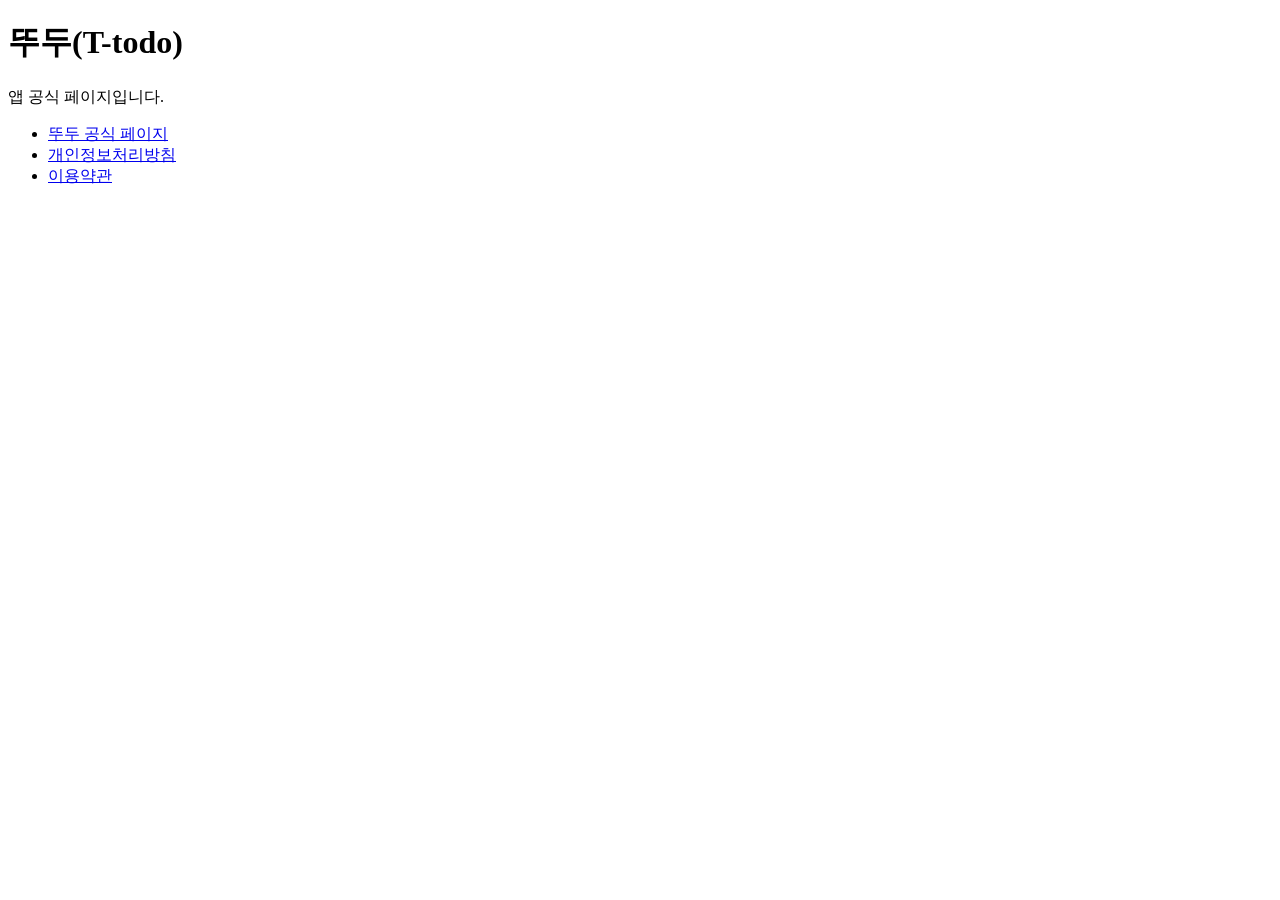
<file: index.html>
<!doctype html>
<html lang="ko">
<head>
  <meta charset="utf-8">
  <meta name="viewport" content="width=device-width, initial-scale=1">
  <title>뚜두(T-todo) 공식 사이트</title>
  <meta name="description" content="뚜두(T-todo)의 앱 소개, 개인정보처리방침, 이용약관을 확인하세요.">
  <meta property="og:title" content="뚜두(T-todo) 공식 사이트">
  <meta property="og:description" content="뚜두(T-todo)의 앱 소개, 개인정보처리방침, 이용약관을 확인하세요.">
  <meta name="twitter:title" content="뚜두(T-todo) 공식 사이트">
  <meta name="twitter:description" content="뚜두(T-todo)의 앱 소개, 개인정보처리방침, 이용약관을 확인하세요.">
</head>
<body>
  <h1>뚜두(T-todo)</h1>

  <p>앱 공식 페이지입니다.</p>

  <ul>
    <li><a href="/dailytodo/">뚜두 공식 페이지</a></li>
    <li><a href="/dailytodo/privacy.html">개인정보처리방침</a></li>
    <li><a href="/dailytodo/terms.html">이용약관</a></li>
  </ul>
</body>
</html>
</file>
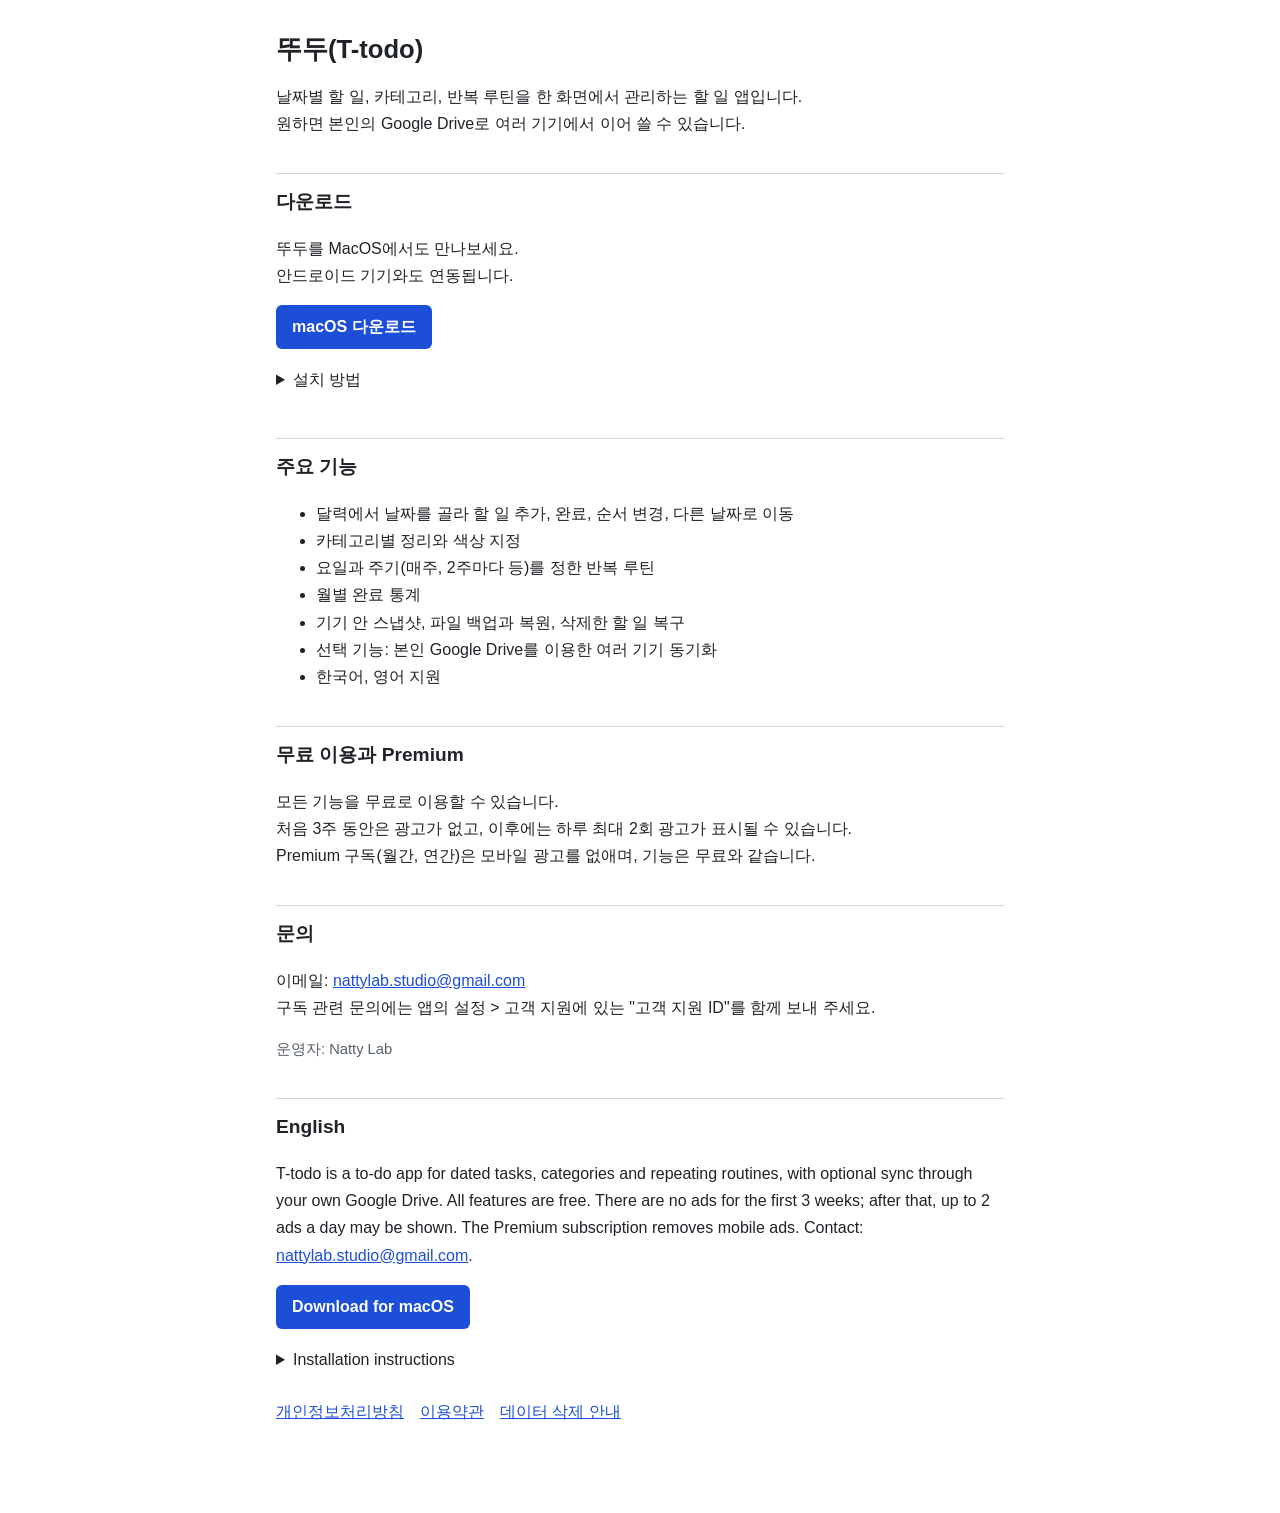
<file: dailytodo/index.html>
<!doctype html>
<html lang="ko">
<head>
<meta charset="utf-8">
<meta name="viewport" content="width=device-width, initial-scale=1">
<title>뚜두(T-todo)</title>
<meta name="description" content="뚜두(T-todo)는 날짜별 할 일, 카테고리, 반복 루틴을 관리하고 Google Drive로 여러 기기에서 이어 쓰는 할 일 앱입니다.">
<meta property="og:title" content="뚜두(T-todo)">
<meta property="og:description" content="뚜두(T-todo)는 날짜별 할 일, 카테고리, 반복 루틴을 관리하고 Google Drive로 여러 기기에서 이어 쓰는 할 일 앱입니다.">
<meta name="twitter:title" content="뚜두(T-todo)">
<meta name="twitter:description" content="뚜두(T-todo)는 날짜별 할 일, 카테고리, 반복 루틴을 관리하고 Google Drive로 여러 기기에서 이어 쓰는 할 일 앱입니다.">
<link rel="stylesheet" href="style.css">
</head>
<body>
<main>
<h1>뚜두(T-todo)</h1>
<p>날짜별 할 일, 카테고리, 반복 루틴을 한 화면에서 관리하는 할 일 앱입니다.<br>
  원하면 본인의 Google Drive로 여러 기기에서 이어 쓸 수 있습니다.</p>

<section class="app-download" aria-labelledby="download-heading">
  <h2 id="download-heading">다운로드</h2>
  <p>뚜두를 MacOS에서도 만나보세요.<br>
    안드로이드 기기와도 연동됩니다.</p>
  <a class="download-button" href="https://github.com/natty-lab-studio/natty-lab-studio.github.io/releases/latest/download/T-todo.dmg">macOS 다운로드</a>
  <details>
    <summary>설치 방법</summary>
    <ol>
      <li>T-todo.dmg를 열고 ‘뚜두’를 응용 프로그램(Applications) 폴더로 드래그하세요.</li>
      <li>응용 프로그램 폴더에서 ‘뚜두’를 한 번 여세요.</li>
      <li>공식 배포처에서 받은 앱을 처음 열 때 개발자를 확인할 수 없다는 경고가 표시될 수 있습니다.<br>
        그럴경우 시스템 설정 → 개인정보 보호 및 보안에서 뚜두의 ‘그래도 열기’를 선택하고 확인하세요.</li>
    </ol>
  </details>
</section>

<h2>주요 기능</h2>
<ul>
  <li>달력에서 날짜를 골라 할 일 추가, 완료, 순서 변경, 다른 날짜로 이동</li>
  <li>카테고리별 정리와 색상 지정</li>
  <li>요일과 주기(매주, 2주마다 등)를 정한 반복 루틴</li>
  <li>월별 완료 통계</li>
  <li>기기 안 스냅샷, 파일 백업과 복원, 삭제한 할 일 복구</li>
  <li>선택 기능: 본인 Google Drive를 이용한 여러 기기 동기화</li>
  <li>한국어, 영어 지원</li>
</ul>

<h2>무료 이용과 Premium</h2>
<p>모든 기능을 무료로 이용할 수 있습니다.<br> 처음 3주 동안은 광고가 없고, 이후에는 하루 최대 2회 광고가 표시될 수 있습니다.<br> Premium 구독(월간, 연간)은 모바일 광고를 없애며, 기능은 무료와 같습니다.</p>

<h2>문의</h2>
<p>이메일: <a href="mailto:nattylab.studio@gmail.com">nattylab.studio@gmail.com</a><br>
구독 관련 문의에는 앱의 설정 &gt; 고객 지원에 있는 "고객 지원 ID"를 함께 보내 주세요.</p>

<p class="muted">운영자: Natty Lab</p>

<h2 lang="en">English</h2>
<p lang="en">T-todo is a to-do app for dated tasks, categories and repeating routines, with optional sync through your own Google Drive. All features are free. There are no ads for the first 3 weeks; after that, up to 2 ads a day may be shown. The Premium subscription removes mobile ads. Contact: <a href="mailto:nattylab.studio@gmail.com">nattylab.studio@gmail.com</a>.</p>
<div class="app-download" lang="en">
  <a class="download-button" href="https://github.com/natty-lab-studio/natty-lab-studio.github.io/releases/latest/download/T-todo.dmg">Download for macOS</a>
  <details>
    <summary>Installation instructions</summary>
    <ol>
      <li>Open T-todo.dmg and drag T-todo into the Applications folder.</li>
      <li>Open T-todo once from the Applications folder.</li>
      <li>Apple has not notarized this version.<br>
        If you downloaded the app from the official source and macOS warns that the developer cannot be verified, go to System Settings → Privacy &amp; Security, choose Open Anyway for T-todo, and confirm.</li>
    </ol>
  </details>
</div>

<footer>
  <nav aria-label="정책 및 데이터 삭제">
    <a href="privacy.html">개인정보처리방침</a>
    <a href="terms.html">이용약관</a>
    <a href="delete-data.html">데이터 삭제 안내</a>
  </nav>
</footer>
</main>
</body>
</html>
</file>
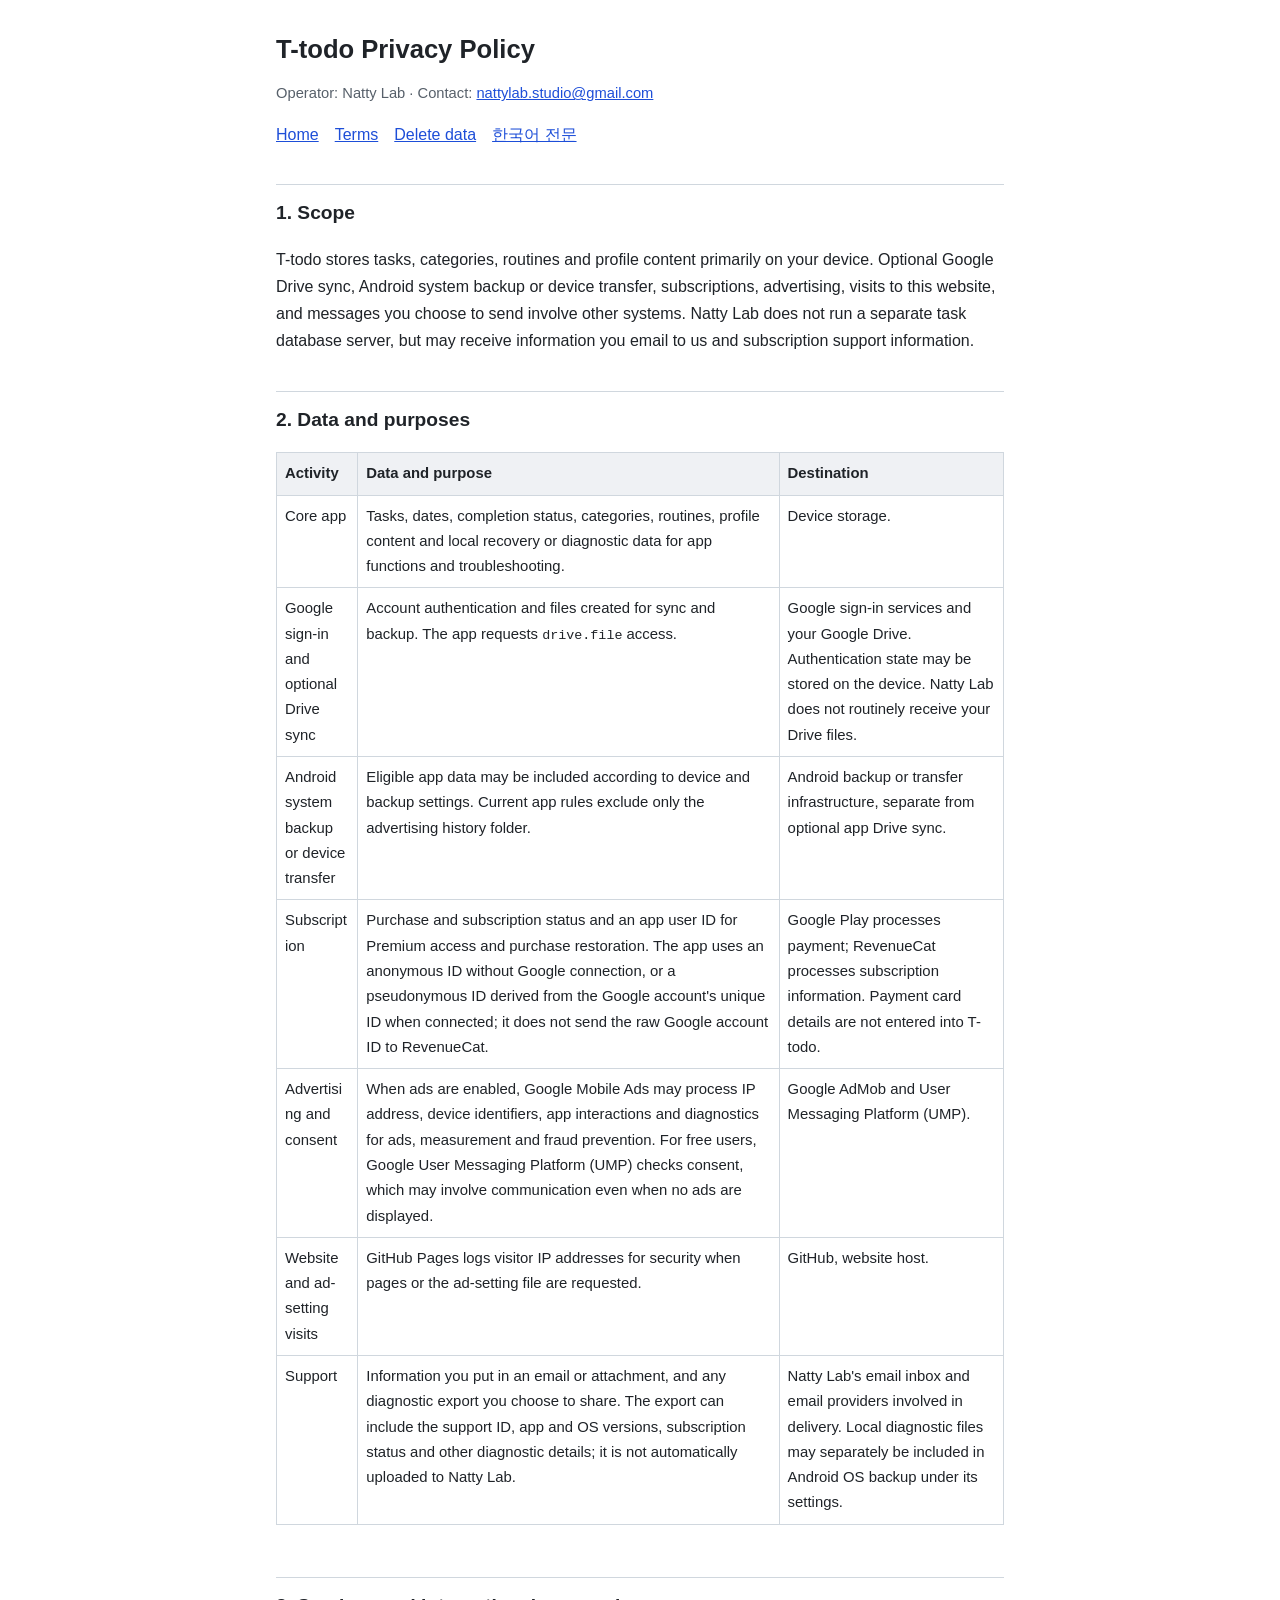
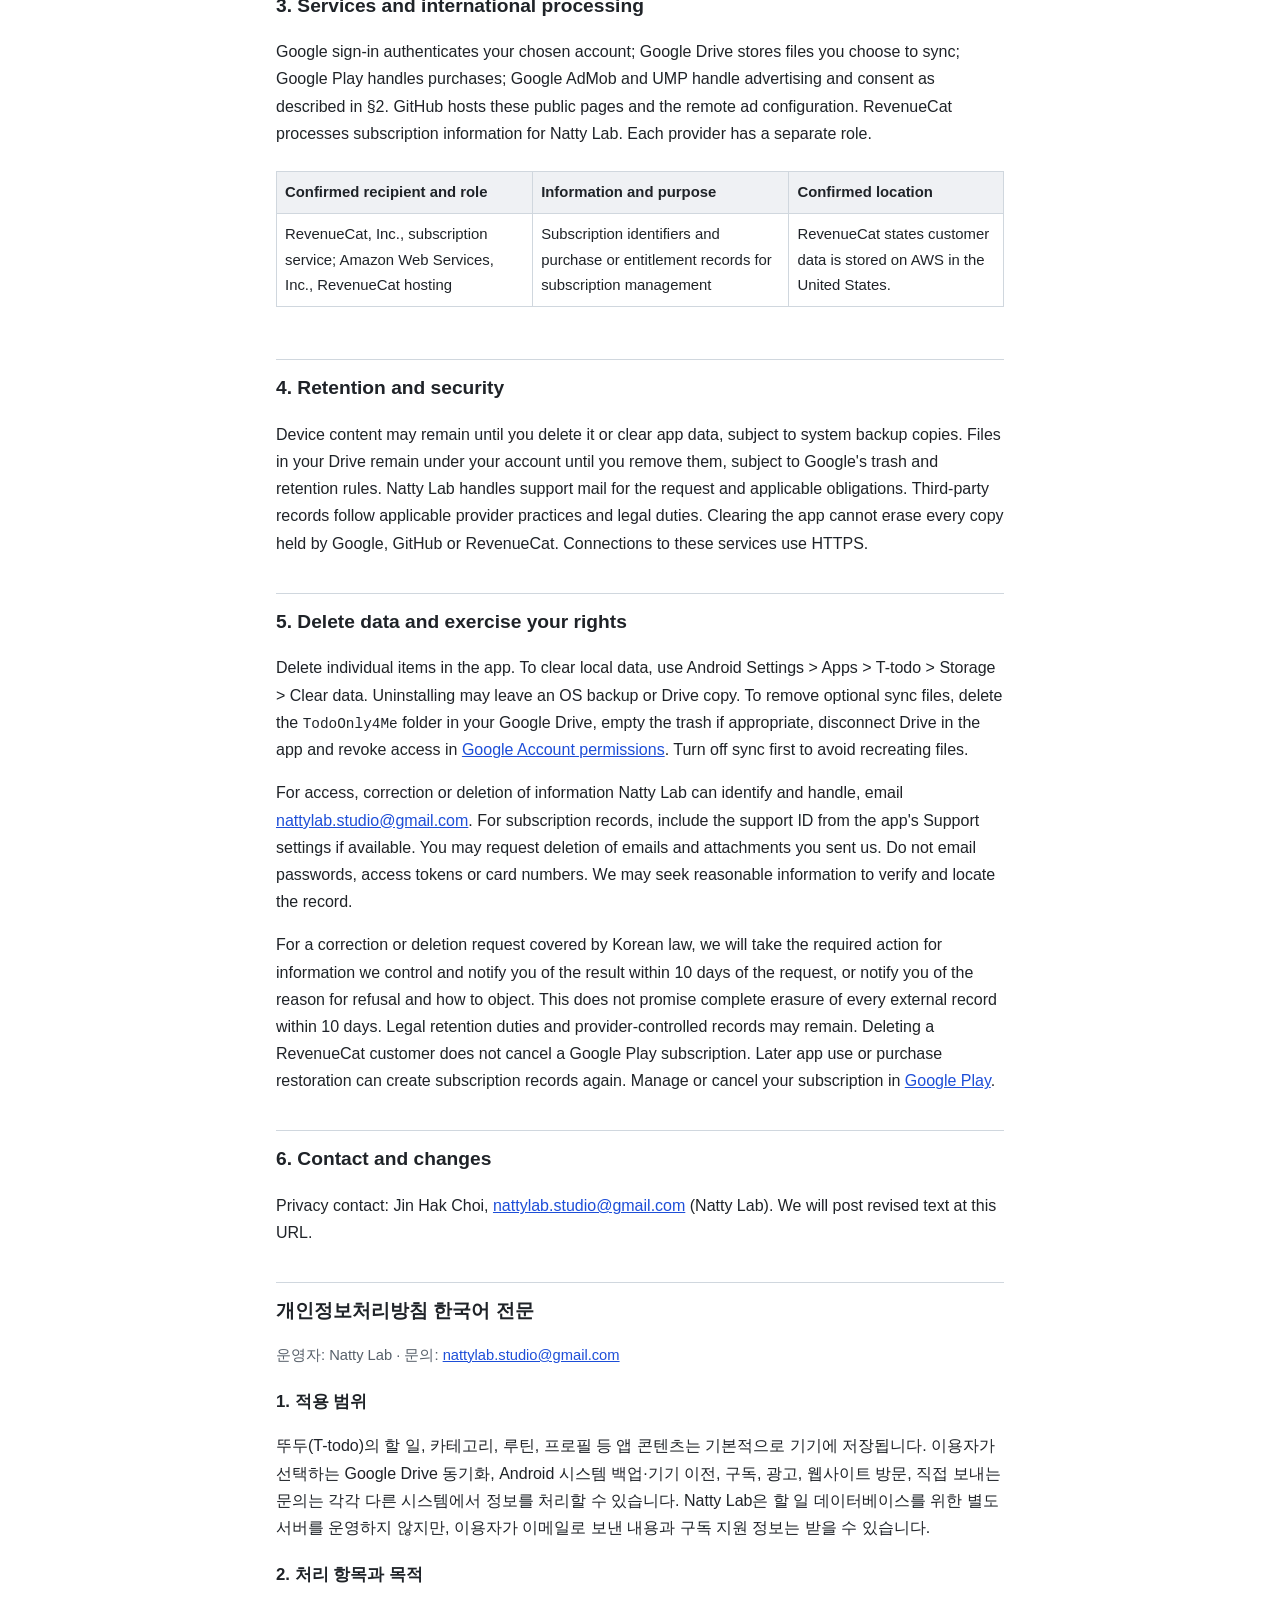
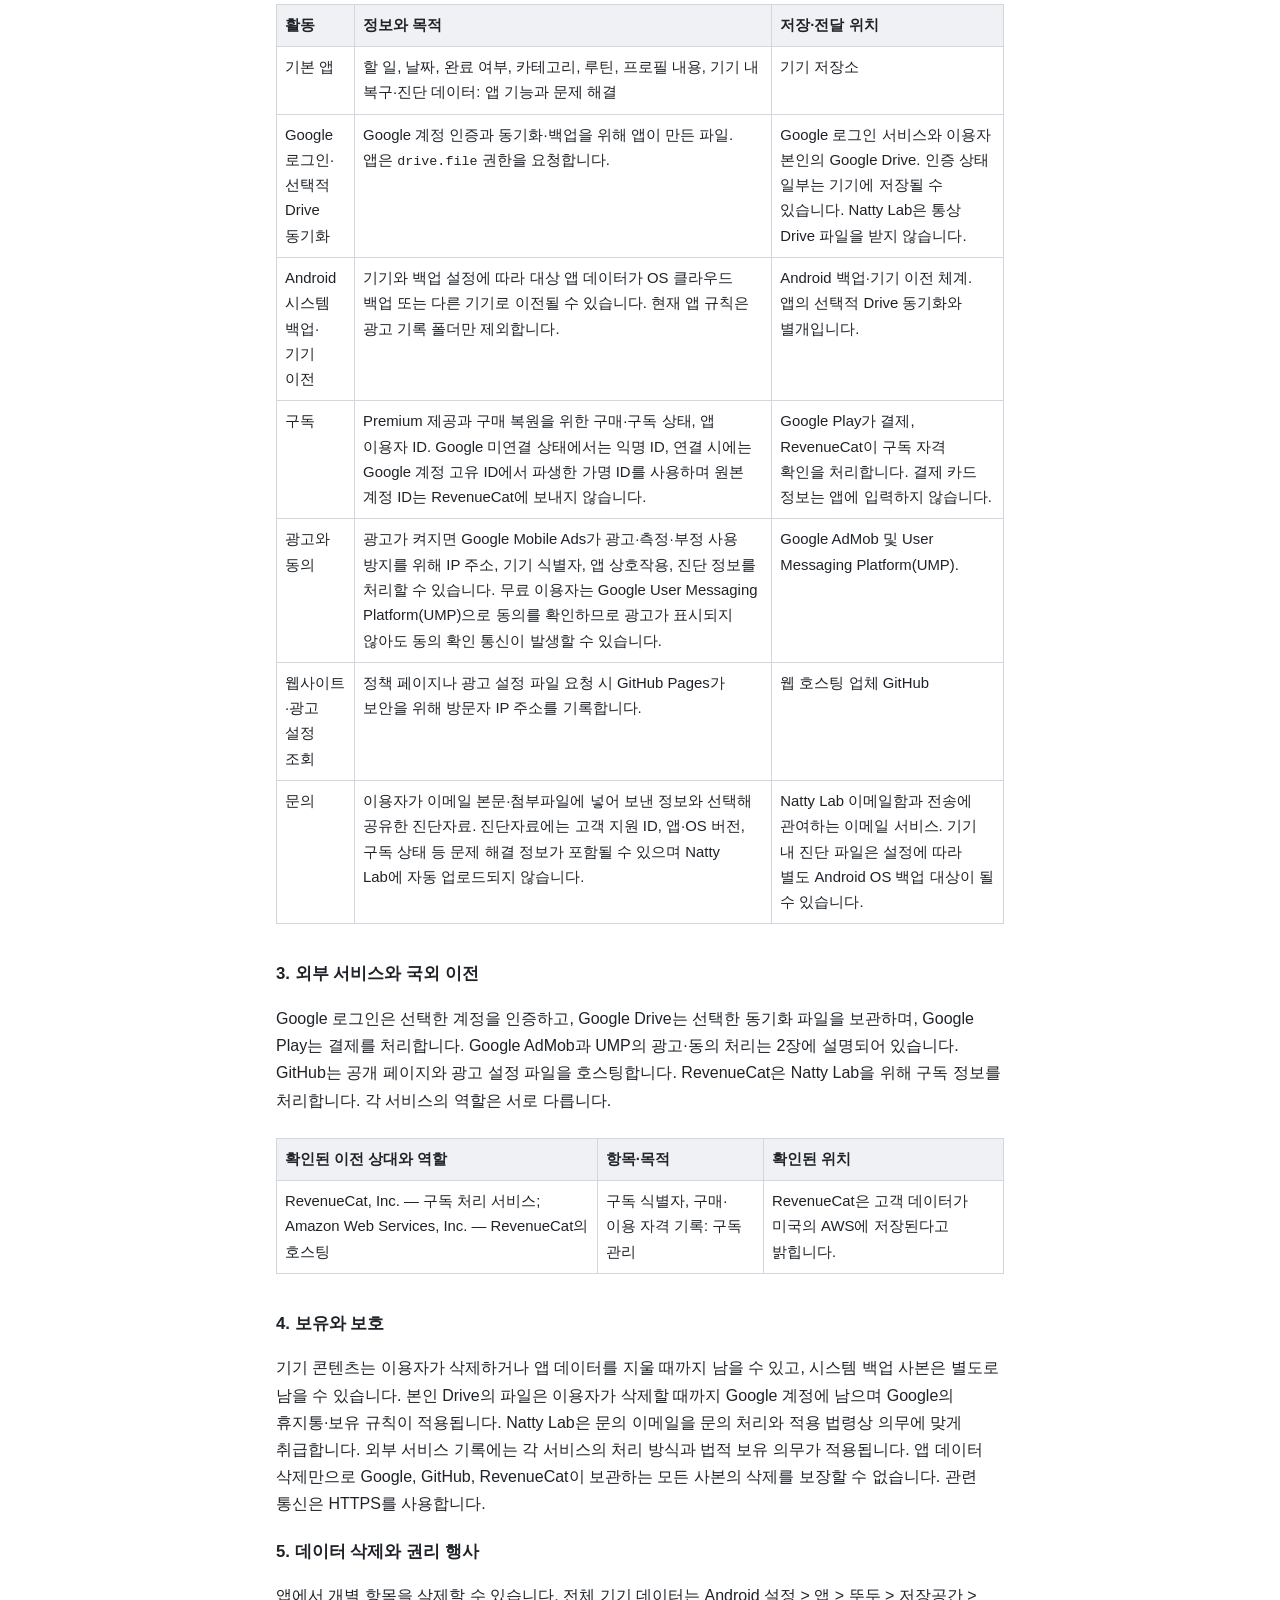
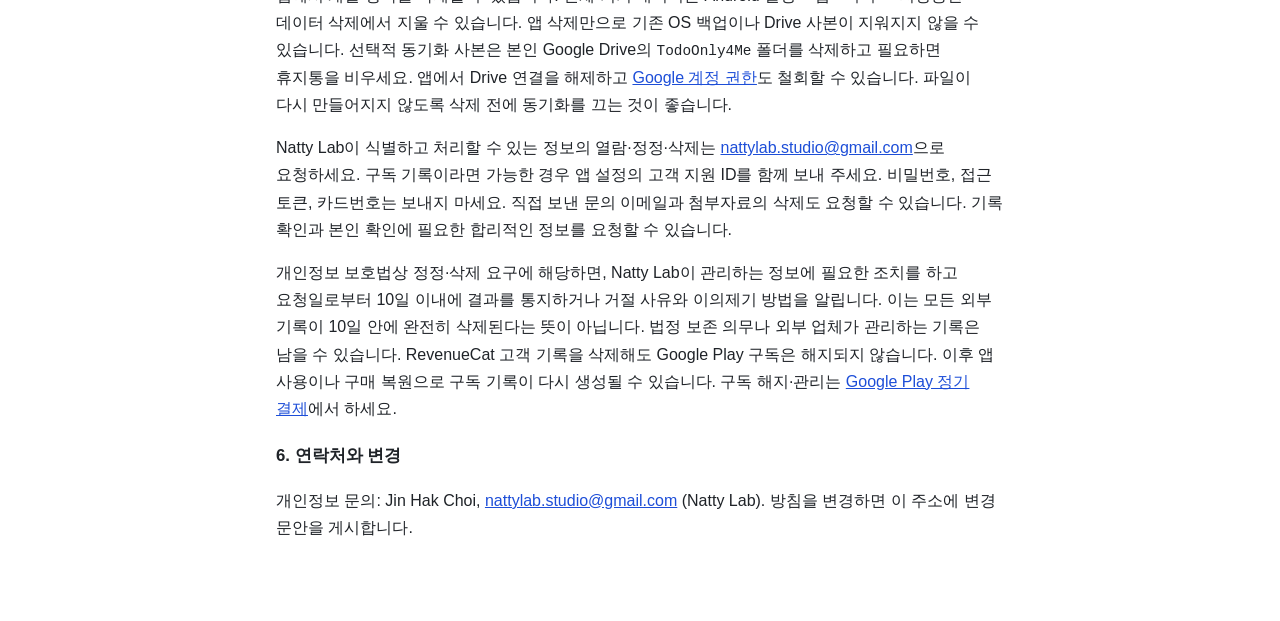
<file: privacy/index.html>
<!doctype html>
<html lang="ko">
<head>
  <meta charset="utf-8">
  <meta name="viewport" content="width=device-width, initial-scale=1">
  <meta http-equiv="refresh" content="0; url=/dailytodo/privacy.html">
  <link rel="canonical" href="https://natty-lab-studio.github.io/dailytodo/privacy.html">
  <title>뚜두(T-todo) 개인정보처리방침</title>
  <meta name="description" content="뚜두(T-todo)의 최신 개인정보처리방침 페이지로 이동합니다.">
  <meta property="og:title" content="뚜두(T-todo) 개인정보처리방침">
  <meta property="og:description" content="뚜두(T-todo)의 최신 개인정보처리방침 페이지로 이동합니다.">
  <meta name="twitter:title" content="뚜두(T-todo) 개인정보처리방침">
  <meta name="twitter:description" content="뚜두(T-todo)의 최신 개인정보처리방침 페이지로 이동합니다.">
</head>
<body>
  <p>페이지가 이동되었습니다. 자동으로 이동하지 않으면 <a href="/dailytodo/privacy.html">개인정보처리방침</a>을 확인하세요.</p>
  <p lang="en">This page has moved. If you are not redirected automatically, open the <a href="/dailytodo/privacy.html">Privacy Policy</a>.</p>
</body>
</html>
</file>
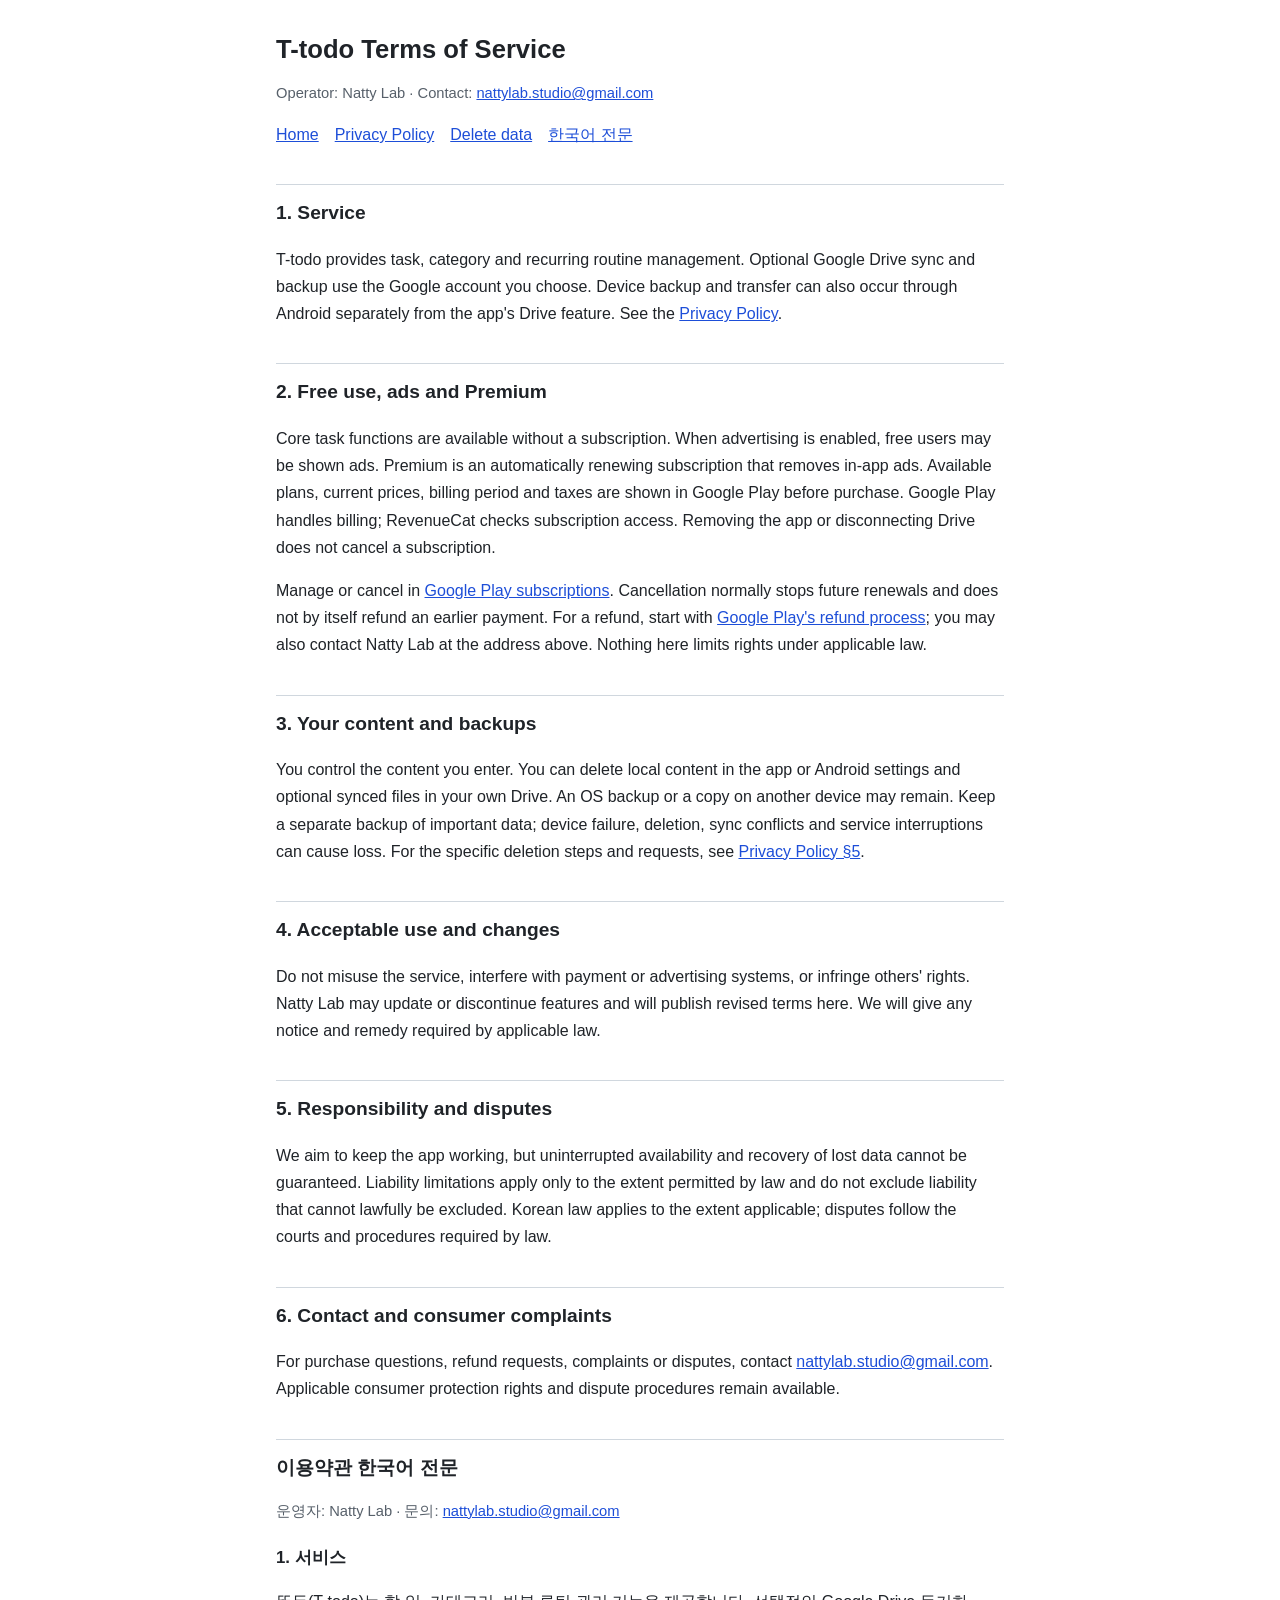
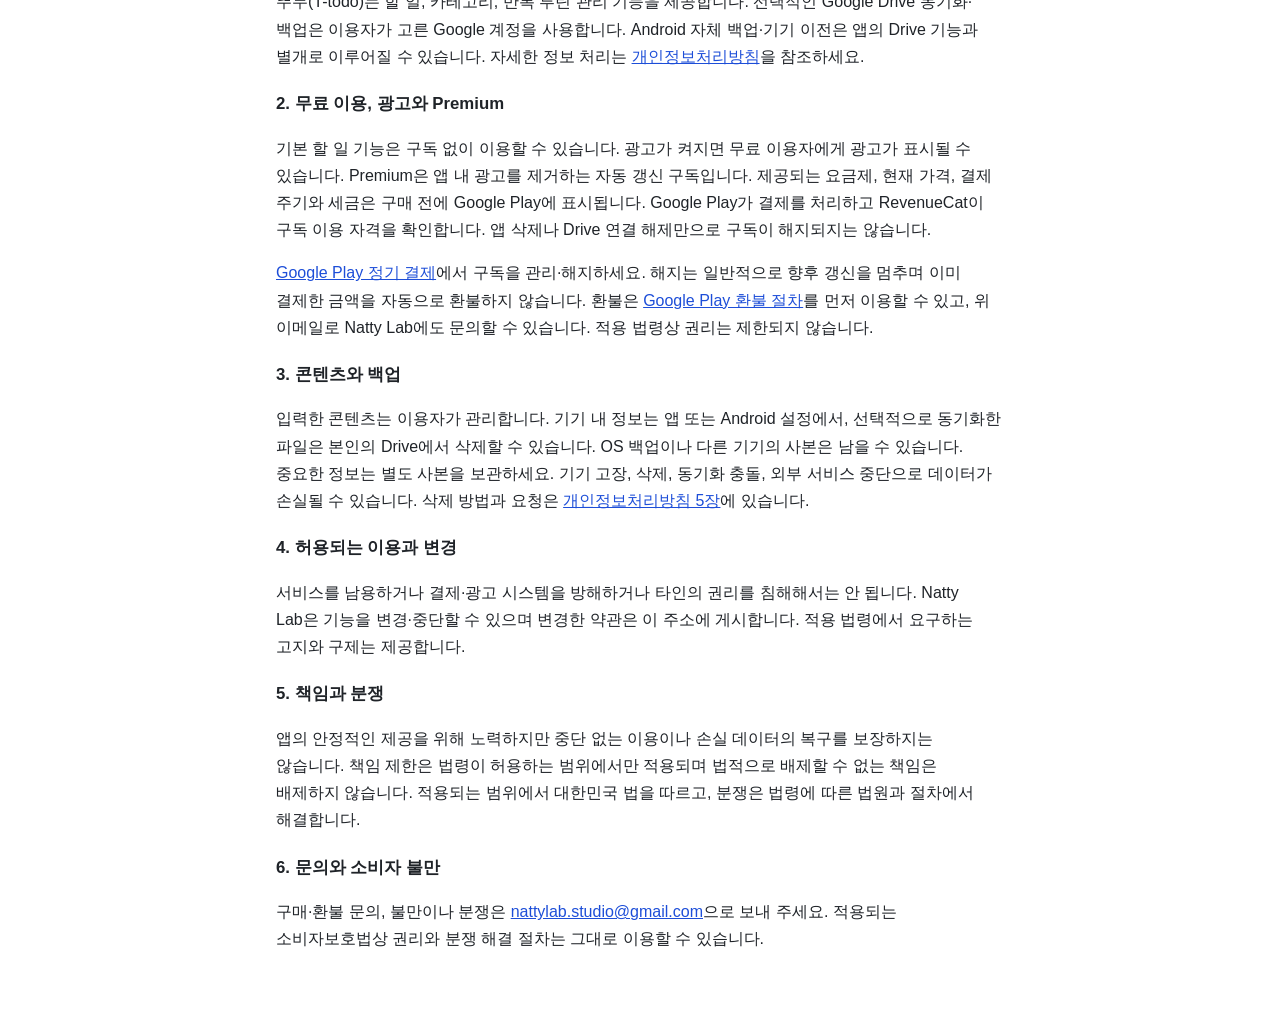
<file: terms/index.html>
<!doctype html>
<html lang="ko">
<head>
  <meta charset="utf-8">
  <meta name="viewport" content="width=device-width, initial-scale=1">
  <meta http-equiv="refresh" content="0; url=/dailytodo/terms.html">
  <link rel="canonical" href="https://natty-lab-studio.github.io/dailytodo/terms.html">
  <title>뚜두(T-todo) 이용약관</title>
  <meta name="description" content="뚜두(T-todo)의 최신 이용약관 페이지로 이동합니다.">
  <meta property="og:title" content="뚜두(T-todo) 이용약관">
  <meta property="og:description" content="뚜두(T-todo)의 최신 이용약관 페이지로 이동합니다.">
  <meta name="twitter:title" content="뚜두(T-todo) 이용약관">
  <meta name="twitter:description" content="뚜두(T-todo)의 최신 이용약관 페이지로 이동합니다.">
</head>
<body>
  <p>페이지가 이동되었습니다. 자동으로 이동하지 않으면 <a href="/dailytodo/terms.html">이용약관</a>을 확인하세요.</p>
  <p lang="en">This page has moved. If you are not redirected automatically, open the <a href="/dailytodo/terms.html">Terms of Service</a>.</p>
</body>
</html>
</file>
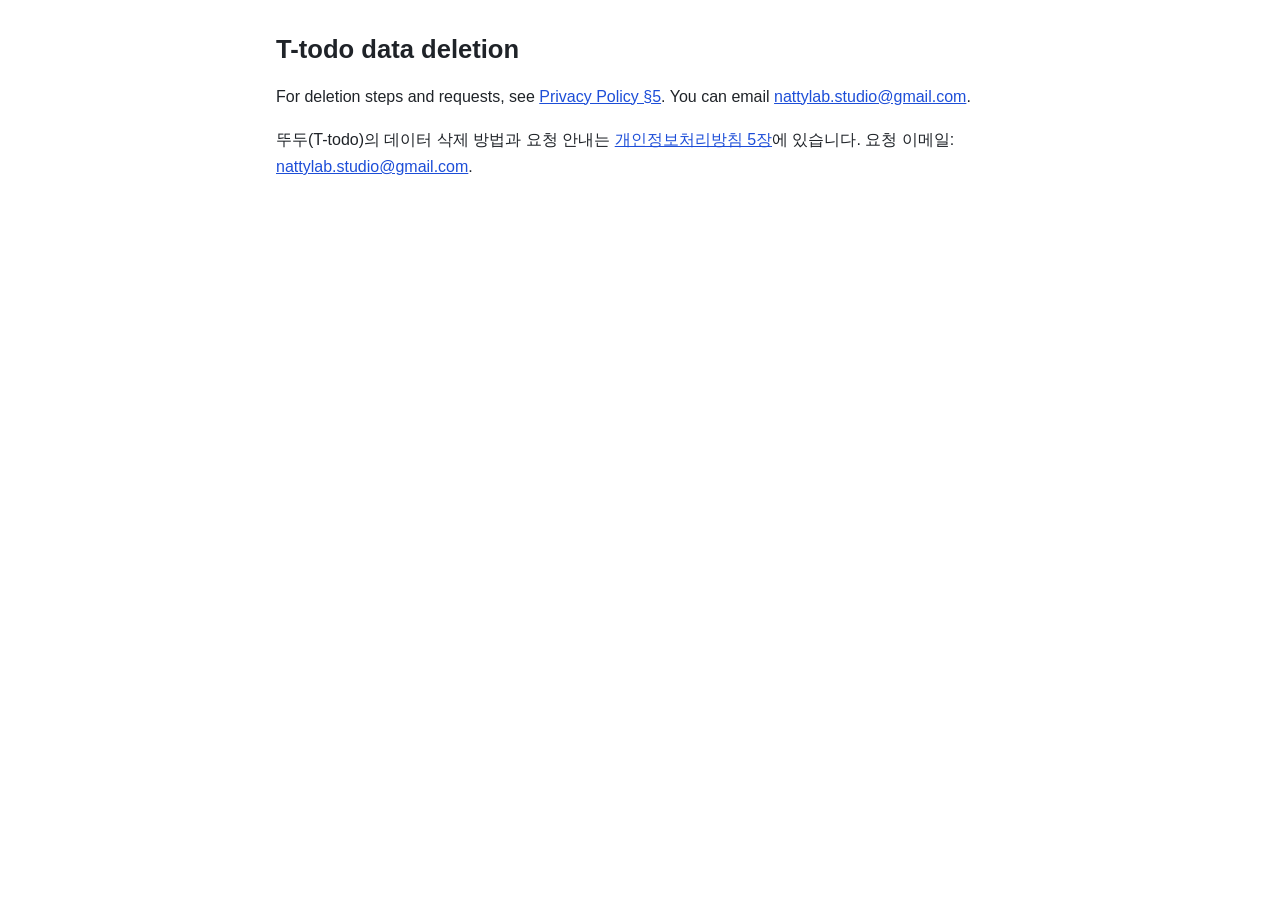
<file: dailytodo/delete-data.html>
<!doctype html>
<html lang="en">
<head><meta charset="utf-8"><meta name="viewport" content="width=device-width, initial-scale=1">
<title>T-todo data deletion | 데이터 삭제</title>
<meta name="description" content="Where to find data deletion instructions for T-todo and how to contact Natty Lab with a request.">
<meta property="og:title" content="T-todo data deletion | 데이터 삭제">
<meta property="og:description" content="Where to find data deletion instructions for T-todo and how to contact Natty Lab with a request.">
<meta name="twitter:title" content="T-todo data deletion | 데이터 삭제">
<meta name="twitter:description" content="Where to find data deletion instructions for T-todo and how to contact Natty Lab with a request.">
<link rel="canonical" href="https://natty-lab-studio.github.io/dailytodo/privacy.html#delete"><link rel="stylesheet" href="style.css"></head>
<body><main>
<h1>T-todo data deletion</h1>
<p>For deletion steps and requests, see <a href="privacy.html#delete">Privacy Policy §5</a>. You can email <a href="mailto:nattylab.studio@gmail.com?subject=T-todo%20data%20request">nattylab.studio@gmail.com</a>.</p>
<p lang="ko">뚜두(T-todo)의 데이터 삭제 방법과 요청 안내는 <a href="privacy.html#delete-ko">개인정보처리방침 5장</a>에 있습니다. 요청 이메일: <a href="mailto:nattylab.studio@gmail.com?subject=T-todo%20data%20request">nattylab.studio@gmail.com</a>.</p>
</main></body></html>
</file>
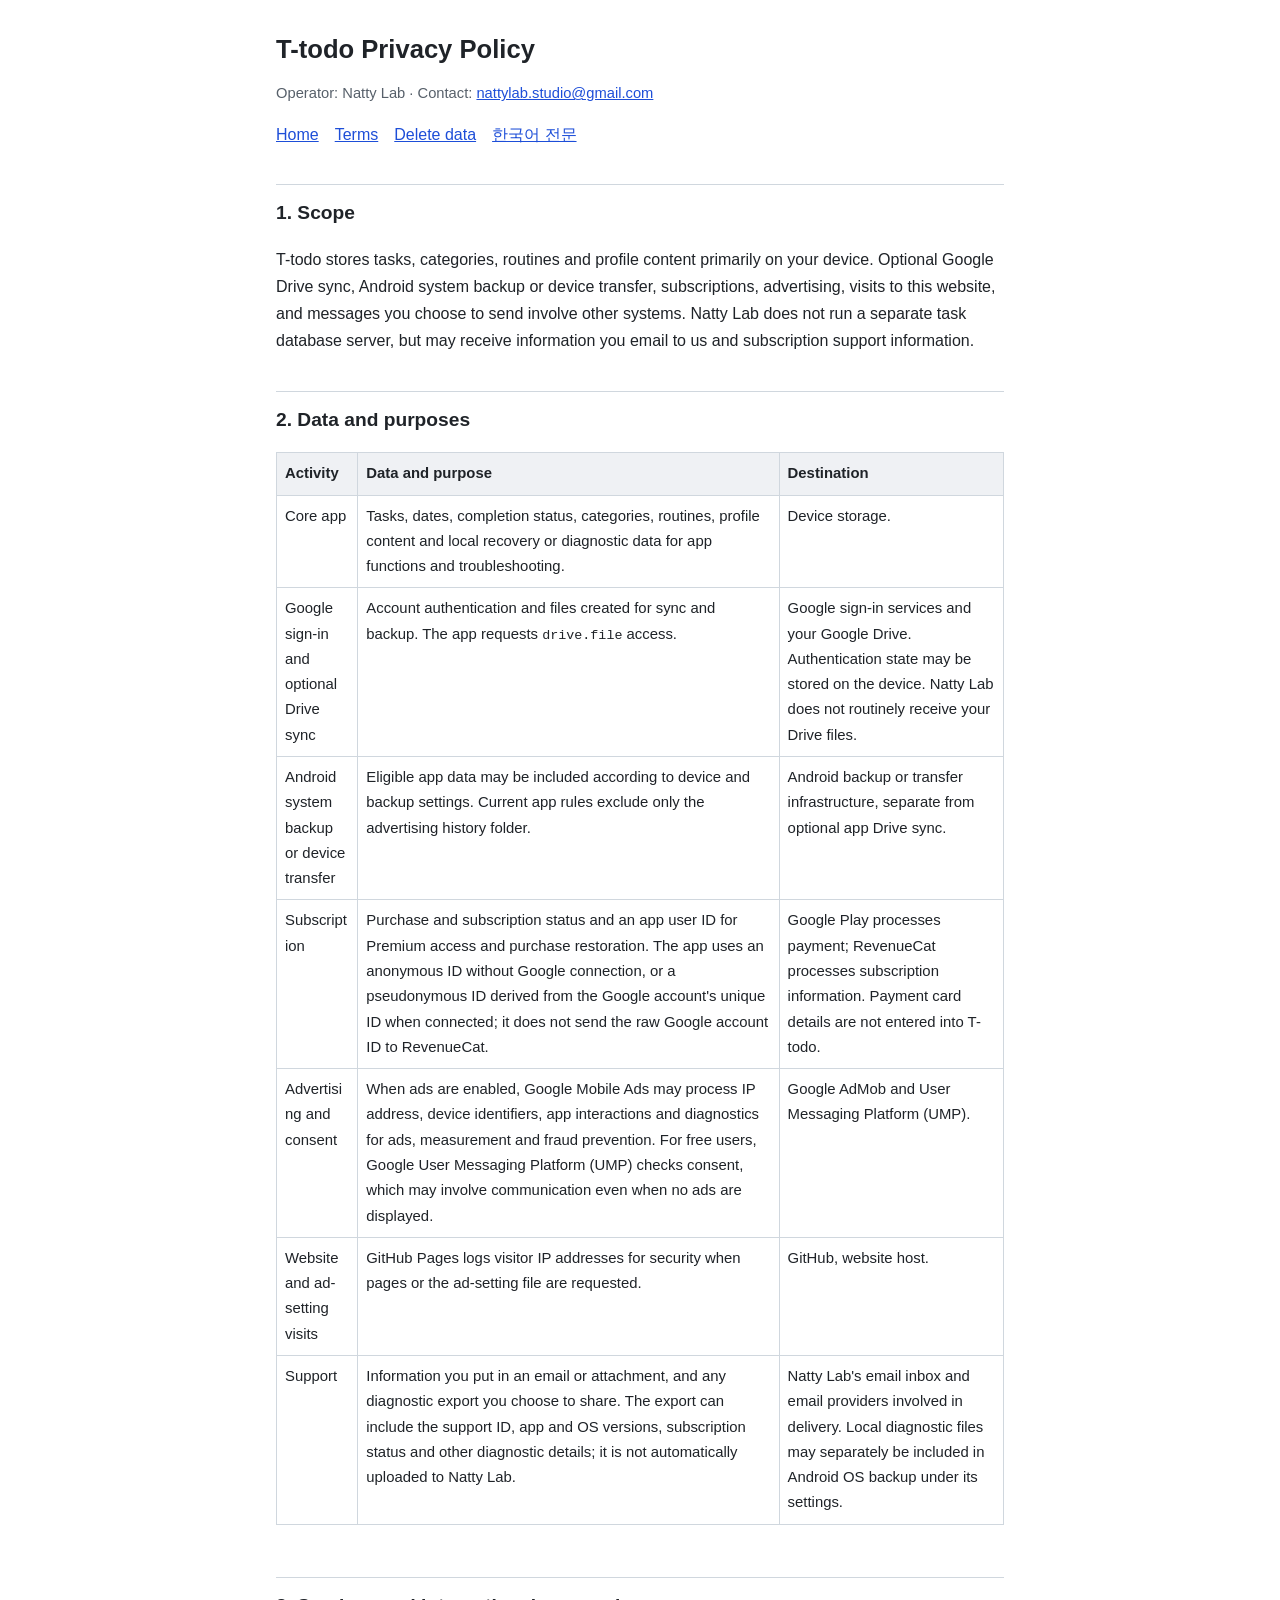
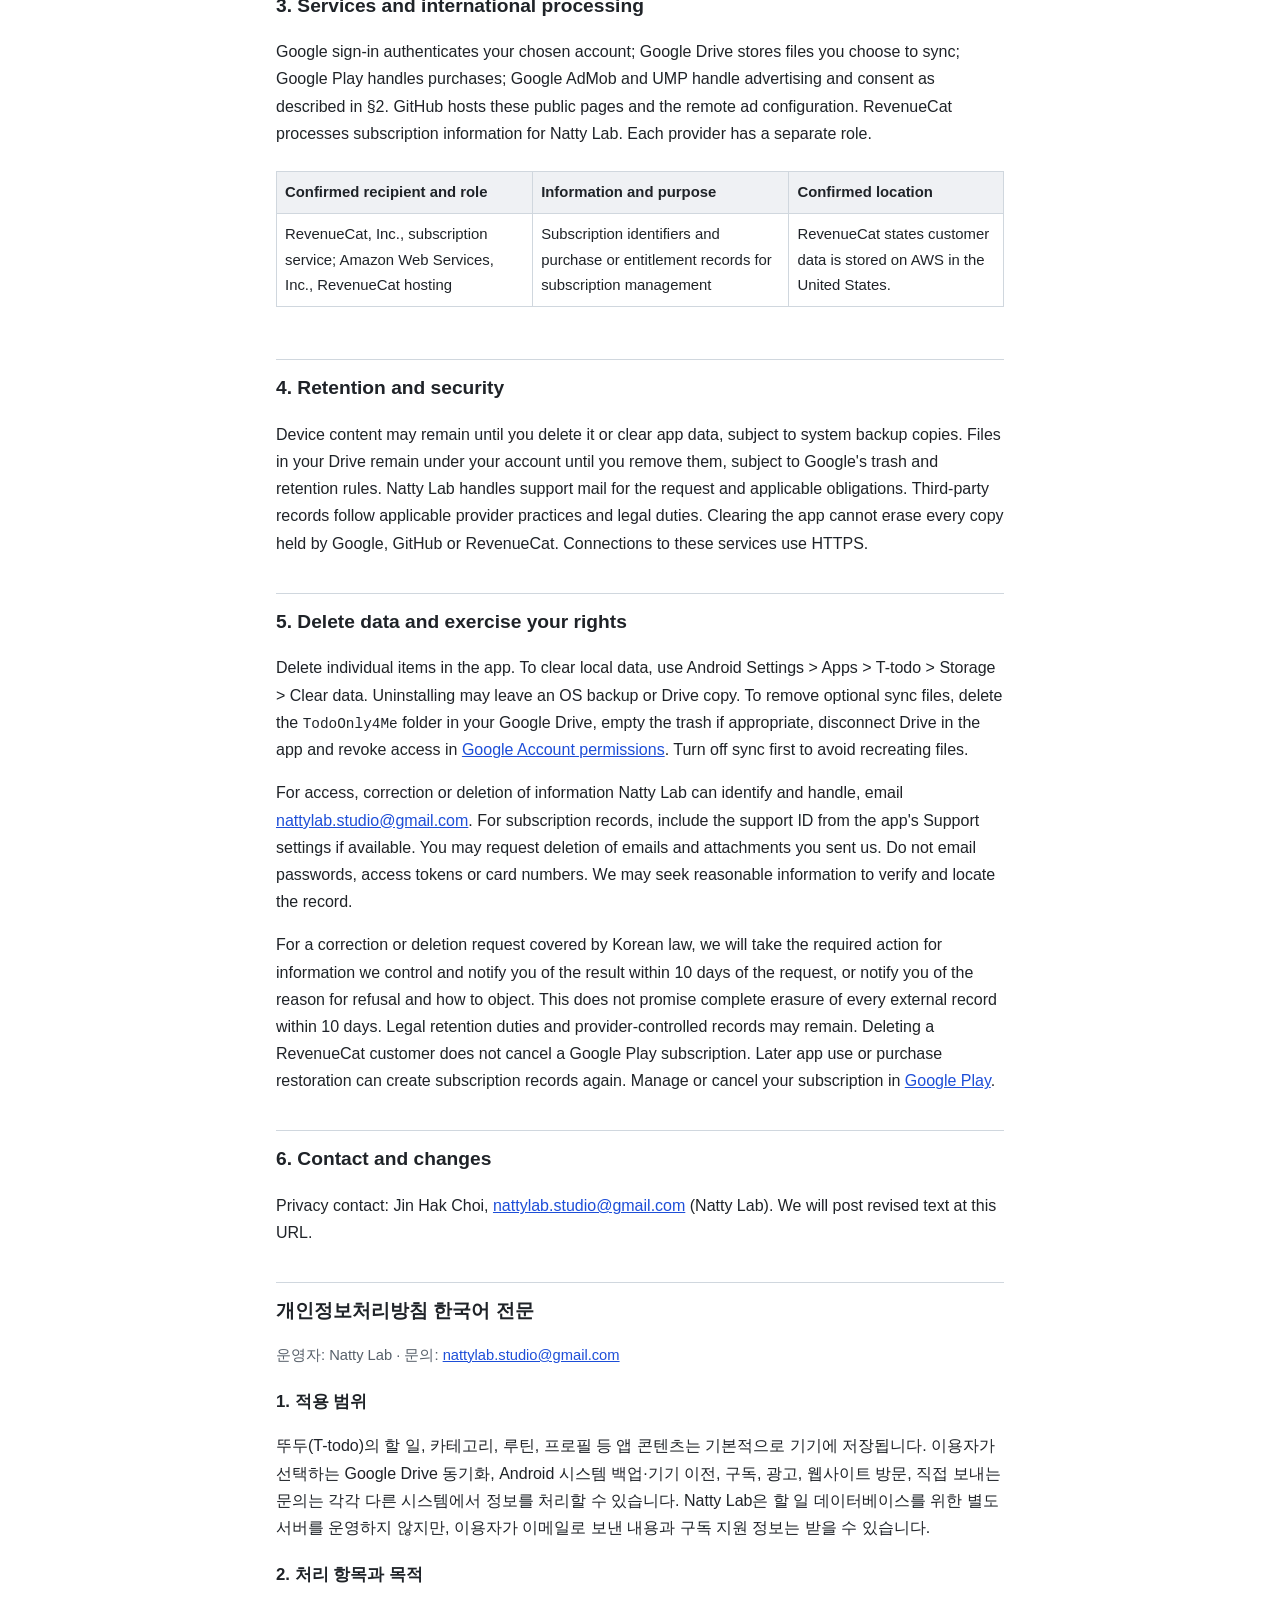
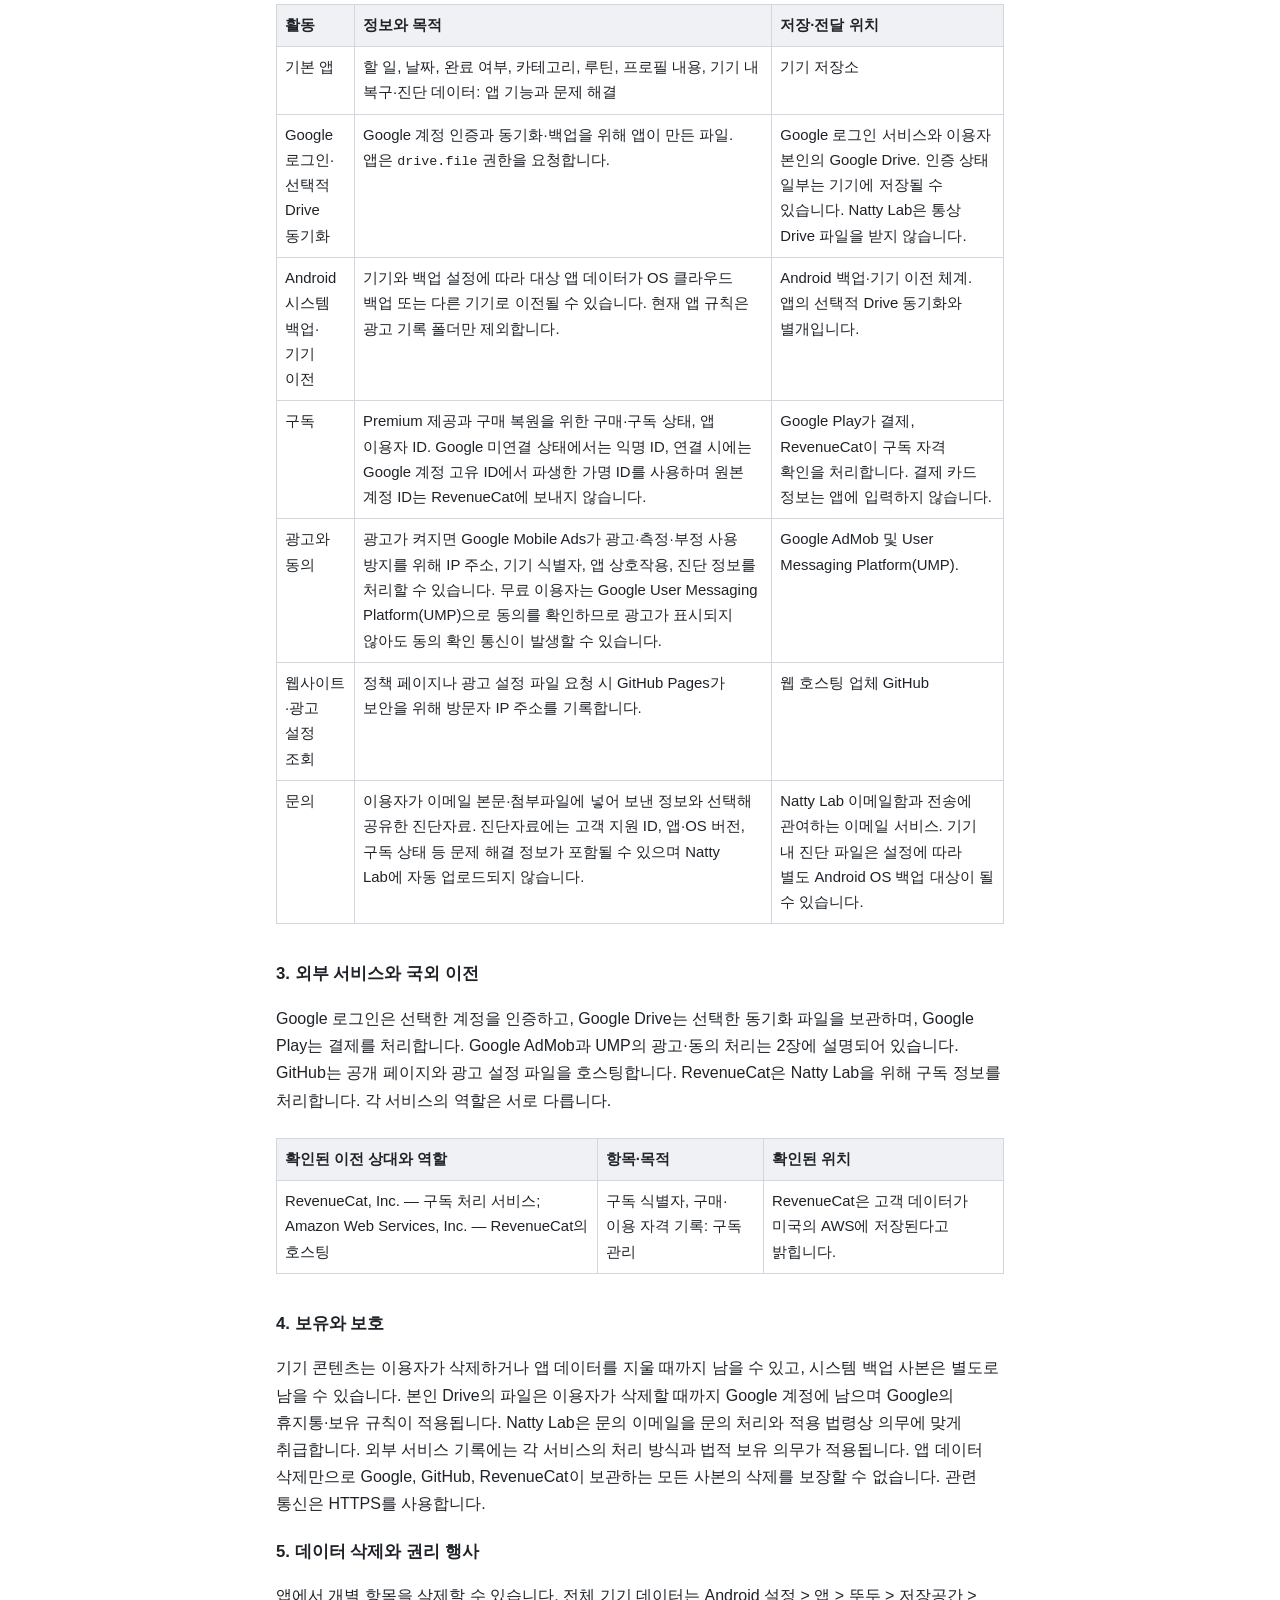
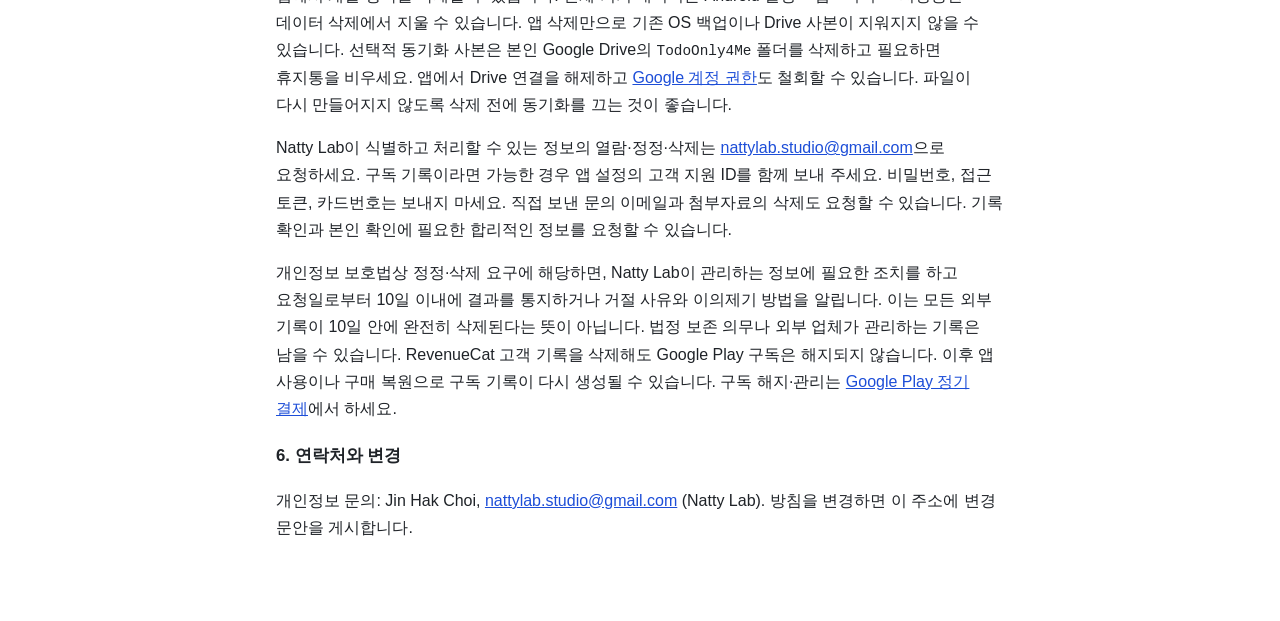
<file: dailytodo/privacy.html>
<!doctype html>
<html lang="en">
<head><meta charset="utf-8"><meta name="viewport" content="width=device-width, initial-scale=1">
<title>T-todo Privacy Policy | 개인정보처리방침</title>
<meta name="description" content="How T-todo handles information and how to delete your data or exercise your privacy rights.">
<meta property="og:title" content="T-todo Privacy Policy | 개인정보처리방침">
<meta property="og:description" content="How T-todo handles information and how to delete your data or exercise your privacy rights.">
<meta name="twitter:title" content="T-todo Privacy Policy | 개인정보처리방침">
<meta name="twitter:description" content="How T-todo handles information and how to delete your data or exercise your privacy rights.">
<link rel="stylesheet" href="style.css"></head>
<body><main>
<h1>T-todo Privacy Policy</h1>
<p class="muted">Operator: Natty Lab · Contact: <a href="mailto:nattylab.studio@gmail.com">nattylab.studio@gmail.com</a></p>
<nav><a href="index.html">Home</a><a href="terms.html">Terms</a><a href="#delete">Delete data</a><a href="#ko" hreflang="ko">한국어 전문</a></nav>
<section lang="en" aria-label="Privacy Policy in English">
<h2>1. Scope</h2>
<p>T-todo stores tasks, categories, routines and profile content primarily on your device. Optional Google Drive sync, Android system backup or device transfer, subscriptions, advertising, visits to this website, and messages you choose to send involve other systems. Natty Lab does not run a separate task database server, but may receive information you email to us and subscription support information.</p>
<h2>2. Data and purposes</h2>
<div class="table-wrap"><table><tr><th>Activity</th><th>Data and purpose</th><th>Destination</th></tr>
<tr><td>Core app</td><td>Tasks, dates, completion status, categories, routines, profile content and local recovery or diagnostic data for app functions and troubleshooting.</td><td>Device storage.</td></tr>
<tr><td>Google sign-in and optional Drive sync</td><td>Account authentication and files created for sync and backup. The app requests <code>drive.file</code> access.</td><td>Google sign-in services and your Google Drive. Authentication state may be stored on the device. Natty Lab does not routinely receive your Drive files.</td></tr>
<tr><td>Android system backup or device transfer</td><td>Eligible app data may be included according to device and backup settings. Current app rules exclude only the advertising history folder.</td><td>Android backup or transfer infrastructure, separate from optional app Drive sync.</td></tr>
<tr><td>Subscription</td><td>Purchase and subscription status and an app user ID for Premium access and purchase restoration. The app uses an anonymous ID without Google connection, or a pseudonymous ID derived from the Google account's unique ID when connected; it does not send the raw Google account ID to RevenueCat.</td><td>Google Play processes payment; RevenueCat processes subscription information. Payment card details are not entered into T-todo.</td></tr>
<tr><td>Advertising and consent</td><td>When ads are enabled, Google Mobile Ads may process IP address, device identifiers, app interactions and diagnostics for ads, measurement and fraud prevention. For free users, Google User Messaging Platform (UMP) checks consent, which may involve communication even when no ads are displayed.</td><td>Google AdMob and User Messaging Platform (UMP).</td></tr>
<tr><td>Website and ad-setting visits</td><td>GitHub Pages logs visitor IP addresses for security when pages or the ad-setting file are requested.</td><td>GitHub, website host.</td></tr>
<tr><td>Support</td><td>Information you put in an email or attachment, and any diagnostic export you choose to share. The export can include the support ID, app and OS versions, subscription status and other diagnostic details; it is not automatically uploaded to Natty Lab.</td><td>Natty Lab's email inbox and email providers involved in delivery. Local diagnostic files may separately be included in Android OS backup under its settings.</td></tr>
</table></div>
<h2>3. Services and international processing</h2>
<p>Google sign-in authenticates your chosen account; Google Drive stores files you choose to sync; Google Play handles purchases; Google AdMob and UMP handle advertising and consent as described in §2. GitHub hosts these public pages and the remote ad configuration. RevenueCat processes subscription information for Natty Lab. Each provider has a separate role.</p>
<div class="table-wrap"><table><tr><th>Confirmed recipient and role</th><th>Information and purpose</th><th>Confirmed location</th></tr>
<tr><td>RevenueCat, Inc., subscription service; Amazon Web Services, Inc., RevenueCat hosting</td><td>Subscription identifiers and purchase or entitlement records for subscription management</td><td>RevenueCat states customer data is stored on AWS in the United States.</td></tr></table></div>
<h2>4. Retention and security</h2>
<p>Device content may remain until you delete it or clear app data, subject to system backup copies. Files in your Drive remain under your account until you remove them, subject to Google's trash and retention rules. Natty Lab handles support mail for the request and applicable obligations. Third-party records follow applicable provider practices and legal duties. Clearing the app cannot erase every copy held by Google, GitHub or RevenueCat. Connections to these services use HTTPS.</p>
<h2 id="delete">5. Delete data and exercise your rights</h2>
<p>Delete individual items in the app. To clear local data, use Android Settings &gt; Apps &gt; T-todo &gt; Storage &gt; Clear data. Uninstalling may leave an OS backup or Drive copy. To remove optional sync files, delete the <code>TodoOnly4Me</code> folder in your Google Drive, empty the trash if appropriate, disconnect Drive in the app and revoke access in <a href="https://myaccount.google.com/permissions">Google Account permissions</a>. Turn off sync first to avoid recreating files.</p>
<p>For access, correction or deletion of information Natty Lab can identify and handle, email <a href="mailto:nattylab.studio@gmail.com?subject=T-todo%20data%20request">nattylab.studio@gmail.com</a>. For subscription records, include the support ID from the app's Support settings if available. You may request deletion of emails and attachments you sent us. Do not email passwords, access tokens or card numbers. We may seek reasonable information to verify and locate the record.</p>
<p>For a correction or deletion request covered by Korean law, we will take the required action for information we control and notify you of the result within 10 days of the request, or notify you of the reason for refusal and how to object. This does not promise complete erasure of every external record within 10 days. Legal retention duties and provider-controlled records may remain. Deleting a RevenueCat customer does not cancel a Google Play subscription. Later app use or purchase restoration can create subscription records again. Manage or cancel your subscription in <a href="https://play.google.com/store/account/subscriptions">Google Play</a>.</p>
<h2>6. Contact and changes</h2>
<p>Privacy contact: Jin Hak Choi, <a href="mailto:nattylab.studio@gmail.com">nattylab.studio@gmail.com</a> (Natty Lab). We will post revised text at this URL.</p>
</section>
<section id="ko" lang="ko" aria-label="개인정보처리방침 한국어 전문">
<h2>개인정보처리방침 한국어 전문</h2>
<p class="muted">운영자: Natty Lab · 문의: <a href="mailto:nattylab.studio@gmail.com">nattylab.studio@gmail.com</a></p>
<h3>1. 적용 범위</h3>
<p>뚜두(T-todo)의 할 일, 카테고리, 루틴, 프로필 등 앱 콘텐츠는 기본적으로 기기에 저장됩니다. 이용자가 선택하는 Google Drive 동기화, Android 시스템 백업·기기 이전, 구독, 광고, 웹사이트 방문, 직접 보내는 문의는 각각 다른 시스템에서 정보를 처리할 수 있습니다. Natty Lab은 할 일 데이터베이스를 위한 별도 서버를 운영하지 않지만, 이용자가 이메일로 보낸 내용과 구독 지원 정보는 받을 수 있습니다.</p>
<h3>2. 처리 항목과 목적</h3>
<div class="table-wrap"><table><tr><th>활동</th><th>정보와 목적</th><th>저장·전달 위치</th></tr>
<tr><td>기본 앱</td><td>할 일, 날짜, 완료 여부, 카테고리, 루틴, 프로필 내용, 기기 내 복구·진단 데이터: 앱 기능과 문제 해결</td><td>기기 저장소</td></tr>
<tr><td>Google 로그인·선택적 Drive 동기화</td><td>Google 계정 인증과 동기화·백업을 위해 앱이 만든 파일. 앱은 <code>drive.file</code> 권한을 요청합니다.</td><td>Google 로그인 서비스와 이용자 본인의 Google Drive. 인증 상태 일부는 기기에 저장될 수 있습니다. Natty Lab은 통상 Drive 파일을 받지 않습니다.</td></tr>
<tr><td>Android 시스템 백업·기기 이전</td><td>기기와 백업 설정에 따라 대상 앱 데이터가 OS 클라우드 백업 또는 다른 기기로 이전될 수 있습니다. 현재 앱 규칙은 광고 기록 폴더만 제외합니다.</td><td>Android 백업·기기 이전 체계. 앱의 선택적 Drive 동기화와 별개입니다.</td></tr>
<tr><td>구독</td><td>Premium 제공과 구매 복원을 위한 구매·구독 상태, 앱 이용자 ID. Google 미연결 상태에서는 익명 ID, 연결 시에는 Google 계정 고유 ID에서 파생한 가명 ID를 사용하며 원본 계정 ID는 RevenueCat에 보내지 않습니다.</td><td>Google Play가 결제, RevenueCat이 구독 자격 확인을 처리합니다. 결제 카드 정보는 앱에 입력하지 않습니다.</td></tr>
<tr><td>광고와 동의</td><td>광고가 켜지면 Google Mobile Ads가 광고·측정·부정 사용 방지를 위해 IP 주소, 기기 식별자, 앱 상호작용, 진단 정보를 처리할 수 있습니다. 무료 이용자는 Google User Messaging Platform(UMP)으로 동의를 확인하므로 광고가 표시되지 않아도 동의 확인 통신이 발생할 수 있습니다.</td><td>Google AdMob 및 User Messaging Platform(UMP).</td></tr>
<tr><td>웹사이트·광고 설정 조회</td><td>정책 페이지나 광고 설정 파일 요청 시 GitHub Pages가 보안을 위해 방문자 IP 주소를 기록합니다.</td><td>웹 호스팅 업체 GitHub</td></tr>
<tr><td>문의</td><td>이용자가 이메일 본문·첨부파일에 넣어 보낸 정보와 선택해 공유한 진단자료. 진단자료에는 고객 지원 ID, 앱·OS 버전, 구독 상태 등 문제 해결 정보가 포함될 수 있으며 Natty Lab에 자동 업로드되지 않습니다.</td><td>Natty Lab 이메일함과 전송에 관여하는 이메일 서비스. 기기 내 진단 파일은 설정에 따라 별도 Android OS 백업 대상이 될 수 있습니다.</td></tr>
</table></div>
<h3>3. 외부 서비스와 국외 이전</h3>
<p>Google 로그인은 선택한 계정을 인증하고, Google Drive는 선택한 동기화 파일을 보관하며, Google Play는 결제를 처리합니다. Google AdMob과 UMP의 광고·동의 처리는 2장에 설명되어 있습니다. GitHub는 공개 페이지와 광고 설정 파일을 호스팅합니다. RevenueCat은 Natty Lab을 위해 구독 정보를 처리합니다. 각 서비스의 역할은 서로 다릅니다.</p>
<div class="table-wrap"><table><tr><th>확인된 이전 상대와 역할</th><th>항목·목적</th><th>확인된 위치</th></tr>
<tr><td>RevenueCat, Inc. — 구독 처리 서비스; Amazon Web Services, Inc. — RevenueCat의 호스팅</td><td>구독 식별자, 구매·이용 자격 기록: 구독 관리</td><td>RevenueCat은 고객 데이터가 미국의 AWS에 저장된다고 밝힙니다.</td></tr></table></div>
<h3>4. 보유와 보호</h3>
<p>기기 콘텐츠는 이용자가 삭제하거나 앱 데이터를 지울 때까지 남을 수 있고, 시스템 백업 사본은 별도로 남을 수 있습니다. 본인 Drive의 파일은 이용자가 삭제할 때까지 Google 계정에 남으며 Google의 휴지통·보유 규칙이 적용됩니다. Natty Lab은 문의 이메일을 문의 처리와 적용 법령상 의무에 맞게 취급합니다. 외부 서비스 기록에는 각 서비스의 처리 방식과 법적 보유 의무가 적용됩니다. 앱 데이터 삭제만으로 Google, GitHub, RevenueCat이 보관하는 모든 사본의 삭제를 보장할 수 없습니다. 관련 통신은 HTTPS를 사용합니다.</p>
<h3 id="delete-ko">5. 데이터 삭제와 권리 행사</h3>
<p>앱에서 개별 항목을 삭제할 수 있습니다. 전체 기기 데이터는 Android 설정 &gt; 앱 &gt; 뚜두 &gt; 저장공간 &gt; 데이터 삭제에서 지울 수 있습니다. 앱 삭제만으로 기존 OS 백업이나 Drive 사본이 지워지지 않을 수 있습니다. 선택적 동기화 사본은 본인 Google Drive의 <code>TodoOnly4Me</code> 폴더를 삭제하고 필요하면 휴지통을 비우세요. 앱에서 Drive 연결을 해제하고 <a href="https://myaccount.google.com/permissions">Google 계정 권한</a>도 철회할 수 있습니다. 파일이 다시 만들어지지 않도록 삭제 전에 동기화를 끄는 것이 좋습니다.</p>
<p>Natty Lab이 식별하고 처리할 수 있는 정보의 열람·정정·삭제는 <a href="mailto:nattylab.studio@gmail.com?subject=T-todo%20data%20request">nattylab.studio@gmail.com</a>으로 요청하세요. 구독 기록이라면 가능한 경우 앱 설정의 고객 지원 ID를 함께 보내 주세요. 비밀번호, 접근 토큰, 카드번호는 보내지 마세요. 직접 보낸 문의 이메일과 첨부자료의 삭제도 요청할 수 있습니다. 기록 확인과 본인 확인에 필요한 합리적인 정보를 요청할 수 있습니다.</p>
<p>개인정보 보호법상 정정·삭제 요구에 해당하면, Natty Lab이 관리하는 정보에 필요한 조치를 하고 요청일로부터 10일 이내에 결과를 통지하거나 거절 사유와 이의제기 방법을 알립니다. 이는 모든 외부 기록이 10일 안에 완전히 삭제된다는 뜻이 아닙니다. 법정 보존 의무나 외부 업체가 관리하는 기록은 남을 수 있습니다. RevenueCat 고객 기록을 삭제해도 Google Play 구독은 해지되지 않습니다. 이후 앱 사용이나 구매 복원으로 구독 기록이 다시 생성될 수 있습니다. 구독 해지·관리는 <a href="https://play.google.com/store/account/subscriptions">Google Play 정기 결제</a>에서 하세요.</p>
<h3>6. 연락처와 변경</h3>
<p>개인정보 문의: Jin Hak Choi, <a href="mailto:nattylab.studio@gmail.com">nattylab.studio@gmail.com</a> (Natty Lab). 방침을 변경하면 이 주소에 변경 문안을 게시합니다.</p>
</section>
</main></body></html>
</file>
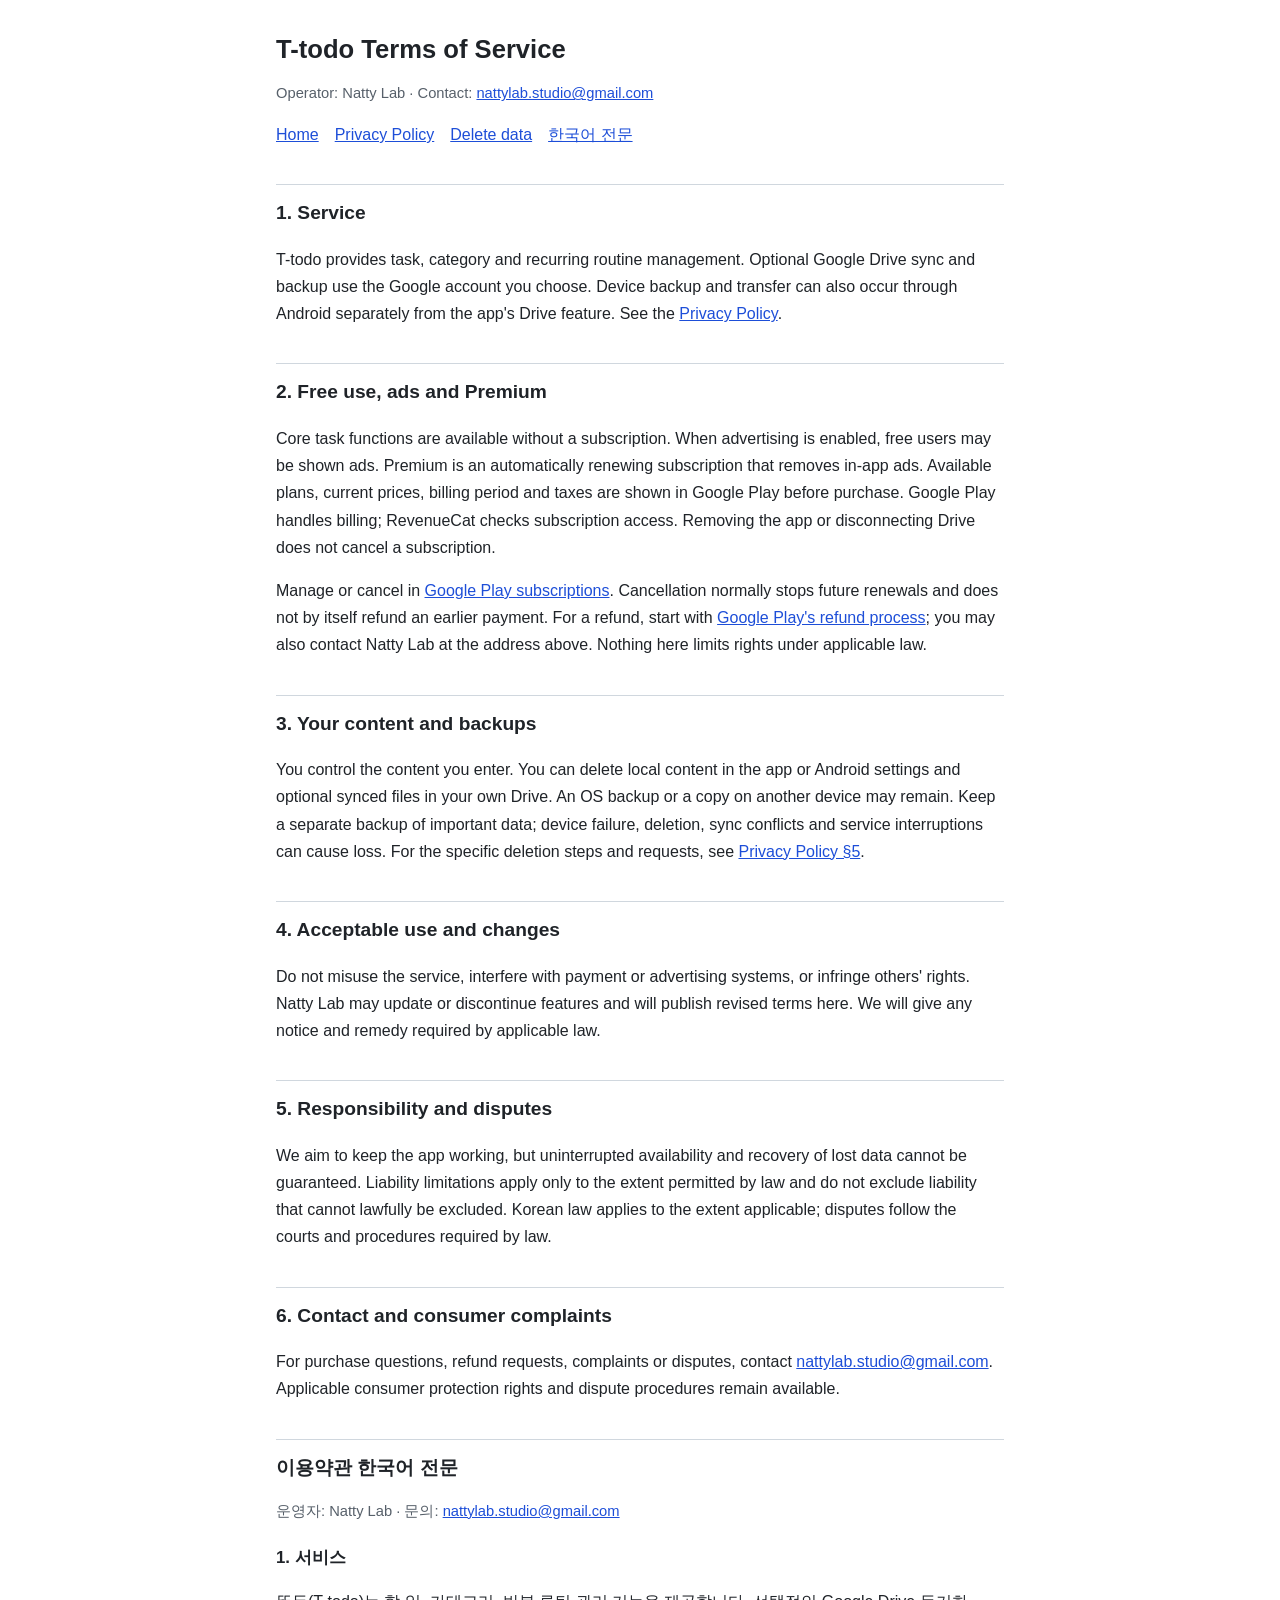
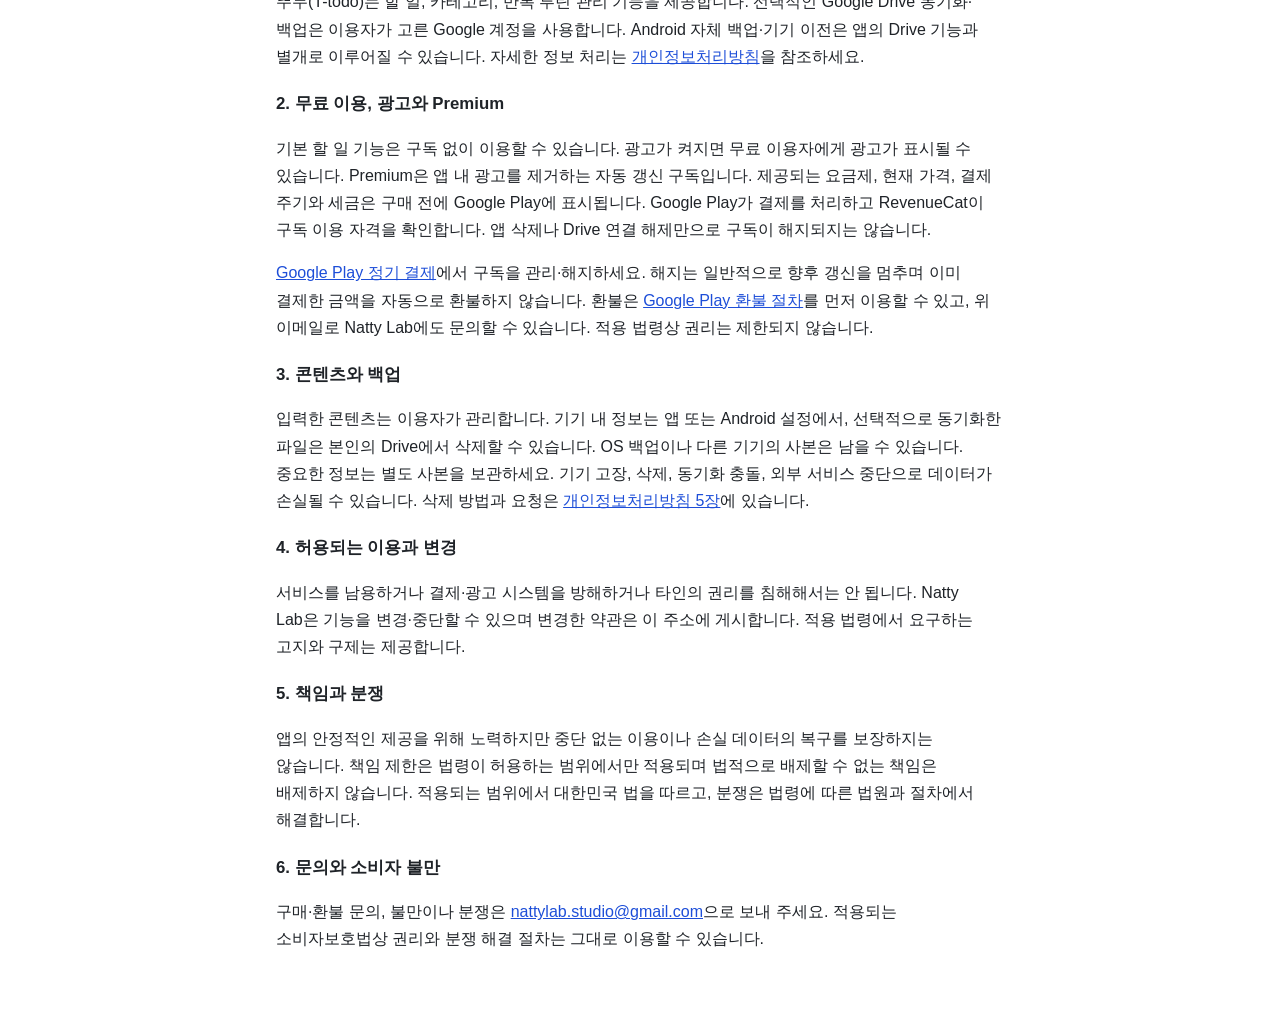
<file: dailytodo/terms.html>
<!doctype html>
<html lang="en">
<head><meta charset="utf-8"><meta name="viewport" content="width=device-width, initial-scale=1">
<title>T-todo Terms of Service | 이용약관</title>
<meta name="description" content="Terms for using T-todo, including free use, advertising, subscriptions and backups.">
<meta property="og:title" content="T-todo Terms of Service | 이용약관">
<meta property="og:description" content="Terms for using T-todo, including free use, advertising, subscriptions and backups.">
<meta name="twitter:title" content="T-todo Terms of Service | 이용약관">
<meta name="twitter:description" content="Terms for using T-todo, including free use, advertising, subscriptions and backups.">
<link rel="stylesheet" href="style.css"></head>
<body><main>
<h1>T-todo Terms of Service</h1>
<p class="muted">Operator: Natty Lab · Contact: <a href="mailto:nattylab.studio@gmail.com">nattylab.studio@gmail.com</a></p>
<nav><a href="index.html">Home</a><a href="privacy.html">Privacy Policy</a><a href="privacy.html#delete">Delete data</a><a href="#ko" hreflang="ko">한국어 전문</a></nav>
<section lang="en" aria-label="Terms of Service in English">
<h2>1. Service</h2><p>T-todo provides task, category and recurring routine management. Optional Google Drive sync and backup use the Google account you choose. Device backup and transfer can also occur through Android separately from the app's Drive feature. See the <a href="privacy.html">Privacy Policy</a>.</p>
<h2>2. Free use, ads and Premium</h2><p>Core task functions are available without a subscription. When advertising is enabled, free users may be shown ads. Premium is an automatically renewing subscription that removes in-app ads. Available plans, current prices, billing period and taxes are shown in Google Play before purchase. Google Play handles billing; RevenueCat checks subscription access. Removing the app or disconnecting Drive does not cancel a subscription.</p>
<p>Manage or cancel in <a href="https://play.google.com/store/account/subscriptions">Google Play subscriptions</a>. Cancellation normally stops future renewals and does not by itself refund an earlier payment. For a refund, start with <a href="https://support.google.com/googleplay/answer/2479637">Google Play's refund process</a>; you may also contact Natty Lab at the address above. Nothing here limits rights under applicable law.</p>
<h2>3. Your content and backups</h2><p>You control the content you enter. You can delete local content in the app or Android settings and optional synced files in your own Drive. An OS backup or a copy on another device may remain. Keep a separate backup of important data; device failure, deletion, sync conflicts and service interruptions can cause loss. For the specific deletion steps and requests, see <a href="privacy.html#delete">Privacy Policy §5</a>.</p>
<h2>4. Acceptable use and changes</h2><p>Do not misuse the service, interfere with payment or advertising systems, or infringe others' rights. Natty Lab may update or discontinue features and will publish revised terms here. We will give any notice and remedy required by applicable law.</p>
<h2>5. Responsibility and disputes</h2><p>We aim to keep the app working, but uninterrupted availability and recovery of lost data cannot be guaranteed. Liability limitations apply only to the extent permitted by law and do not exclude liability that cannot lawfully be excluded. Korean law applies to the extent applicable; disputes follow the courts and procedures required by law.</p>
<h2>6. Contact and consumer complaints</h2><p>For purchase questions, refund requests, complaints or disputes, contact <a href="mailto:nattylab.studio@gmail.com">nattylab.studio@gmail.com</a>. Applicable consumer protection rights and dispute procedures remain available.</p>
</section>
<section id="ko" lang="ko" aria-label="이용약관 한국어 전문">
<h2>이용약관 한국어 전문</h2><p class="muted">운영자: Natty Lab · 문의: <a href="mailto:nattylab.studio@gmail.com">nattylab.studio@gmail.com</a></p>
<h3>1. 서비스</h3><p>뚜두(T-todo)는 할 일, 카테고리, 반복 루틴 관리 기능을 제공합니다. 선택적인 Google Drive 동기화·백업은 이용자가 고른 Google 계정을 사용합니다. Android 자체 백업·기기 이전은 앱의 Drive 기능과 별개로 이루어질 수 있습니다. 자세한 정보 처리는 <a href="privacy.html#ko">개인정보처리방침</a>을 참조하세요.</p>
<h3>2. 무료 이용, 광고와 Premium</h3><p>기본 할 일 기능은 구독 없이 이용할 수 있습니다. 광고가 켜지면 무료 이용자에게 광고가 표시될 수 있습니다. Premium은 앱 내 광고를 제거하는 자동 갱신 구독입니다. 제공되는 요금제, 현재 가격, 결제 주기와 세금은 구매 전에 Google Play에 표시됩니다. Google Play가 결제를 처리하고 RevenueCat이 구독 이용 자격을 확인합니다. 앱 삭제나 Drive 연결 해제만으로 구독이 해지되지는 않습니다.</p>
<p><a href="https://play.google.com/store/account/subscriptions">Google Play 정기 결제</a>에서 구독을 관리·해지하세요. 해지는 일반적으로 향후 갱신을 멈추며 이미 결제한 금액을 자동으로 환불하지 않습니다. 환불은 <a href="https://support.google.com/googleplay/answer/2479637?hl=ko">Google Play 환불 절차</a>를 먼저 이용할 수 있고, 위 이메일로 Natty Lab에도 문의할 수 있습니다. 적용 법령상 권리는 제한되지 않습니다.</p>
<h3>3. 콘텐츠와 백업</h3><p>입력한 콘텐츠는 이용자가 관리합니다. 기기 내 정보는 앱 또는 Android 설정에서, 선택적으로 동기화한 파일은 본인의 Drive에서 삭제할 수 있습니다. OS 백업이나 다른 기기의 사본은 남을 수 있습니다. 중요한 정보는 별도 사본을 보관하세요. 기기 고장, 삭제, 동기화 충돌, 외부 서비스 중단으로 데이터가 손실될 수 있습니다. 삭제 방법과 요청은 <a href="privacy.html#delete-ko">개인정보처리방침 5장</a>에 있습니다.</p>
<h3>4. 허용되는 이용과 변경</h3><p>서비스를 남용하거나 결제·광고 시스템을 방해하거나 타인의 권리를 침해해서는 안 됩니다. Natty Lab은 기능을 변경·중단할 수 있으며 변경한 약관은 이 주소에 게시합니다. 적용 법령에서 요구하는 고지와 구제는 제공합니다.</p>
<h3>5. 책임과 분쟁</h3><p>앱의 안정적인 제공을 위해 노력하지만 중단 없는 이용이나 손실 데이터의 복구를 보장하지는 않습니다. 책임 제한은 법령이 허용하는 범위에서만 적용되며 법적으로 배제할 수 없는 책임은 배제하지 않습니다. 적용되는 범위에서 대한민국 법을 따르고, 분쟁은 법령에 따른 법원과 절차에서 해결합니다.</p>
<h3>6. 문의와 소비자 불만</h3><p>구매·환불 문의, 불만이나 분쟁은 <a href="mailto:nattylab.studio@gmail.com">nattylab.studio@gmail.com</a>으로 보내 주세요. 적용되는 소비자보호법상 권리와 분쟁 해결 절차는 그대로 이용할 수 있습니다.</p>
</section>
</main></body></html>
</file>
<file: dailytodo/style.css>
:root { --fg: #1f2328; --muted: #57606a; --line: #d0d7de; --accent: #1d4ed8; --bg: #ffffff; }
@media (prefers-color-scheme: dark) {
  :root { --fg: #e6edf3; --muted: #9ea7b3; --line: #30363d; --accent: #7aa2ff; --bg: #0d1117; }
}
* { box-sizing: border-box; }
body { margin: 0; background: var(--bg); color: var(--fg);
  font: 16px/1.7 -apple-system, BlinkMacSystemFont, "Apple SD Gothic Neo", "Noto Sans KR", "Segoe UI", sans-serif;
  word-break: keep-all; overflow-wrap: anywhere; }
main { max-width: 760px; margin: 0 auto; padding: 32px 16px 64px; }
h1 { font-size: 1.6rem; line-height: 1.35; margin: 0 0 8px; }
h2 { font-size: 1.2rem; margin: 36px 0 8px; padding-top: 12px; border-top: 1px solid var(--line); }
h3 { font-size: 1.05rem; margin: 20px 0 6px; }
p, li { color: var(--fg); }
.muted { color: var(--muted); font-size: .92rem; }
nav { display: flex; flex-wrap: wrap; gap: 8px 16px; margin: 12px 0 24px; }
a { color: var(--accent); }
.app-download { margin: 16px 0; }
.download-button { display: inline-flex; align-items: center; min-height: 44px; max-width: 100%; padding: 8px 16px;
  border-radius: 6px; background: var(--accent); color: var(--bg); font-weight: 600; text-decoration: none; }
.download-button:hover { text-decoration: underline; }
.download-button:focus-visible { outline: 2px solid var(--accent); outline-offset: 3px; }
.app-download details { margin-top: 8px; }
.app-download summary { cursor: pointer; padding: 9px 0; }
table { width: 100%; border-collapse: collapse; margin: 8px 0 16px; font-size: .93rem; }
th, td { border: 1px solid var(--line); padding: 8px; text-align: left; vertical-align: top; }
th { background: color-mix(in srgb, var(--line) 35%, transparent); }
.table-wrap { overflow-x: auto; }
code { font-size: .9em; }
</file>
